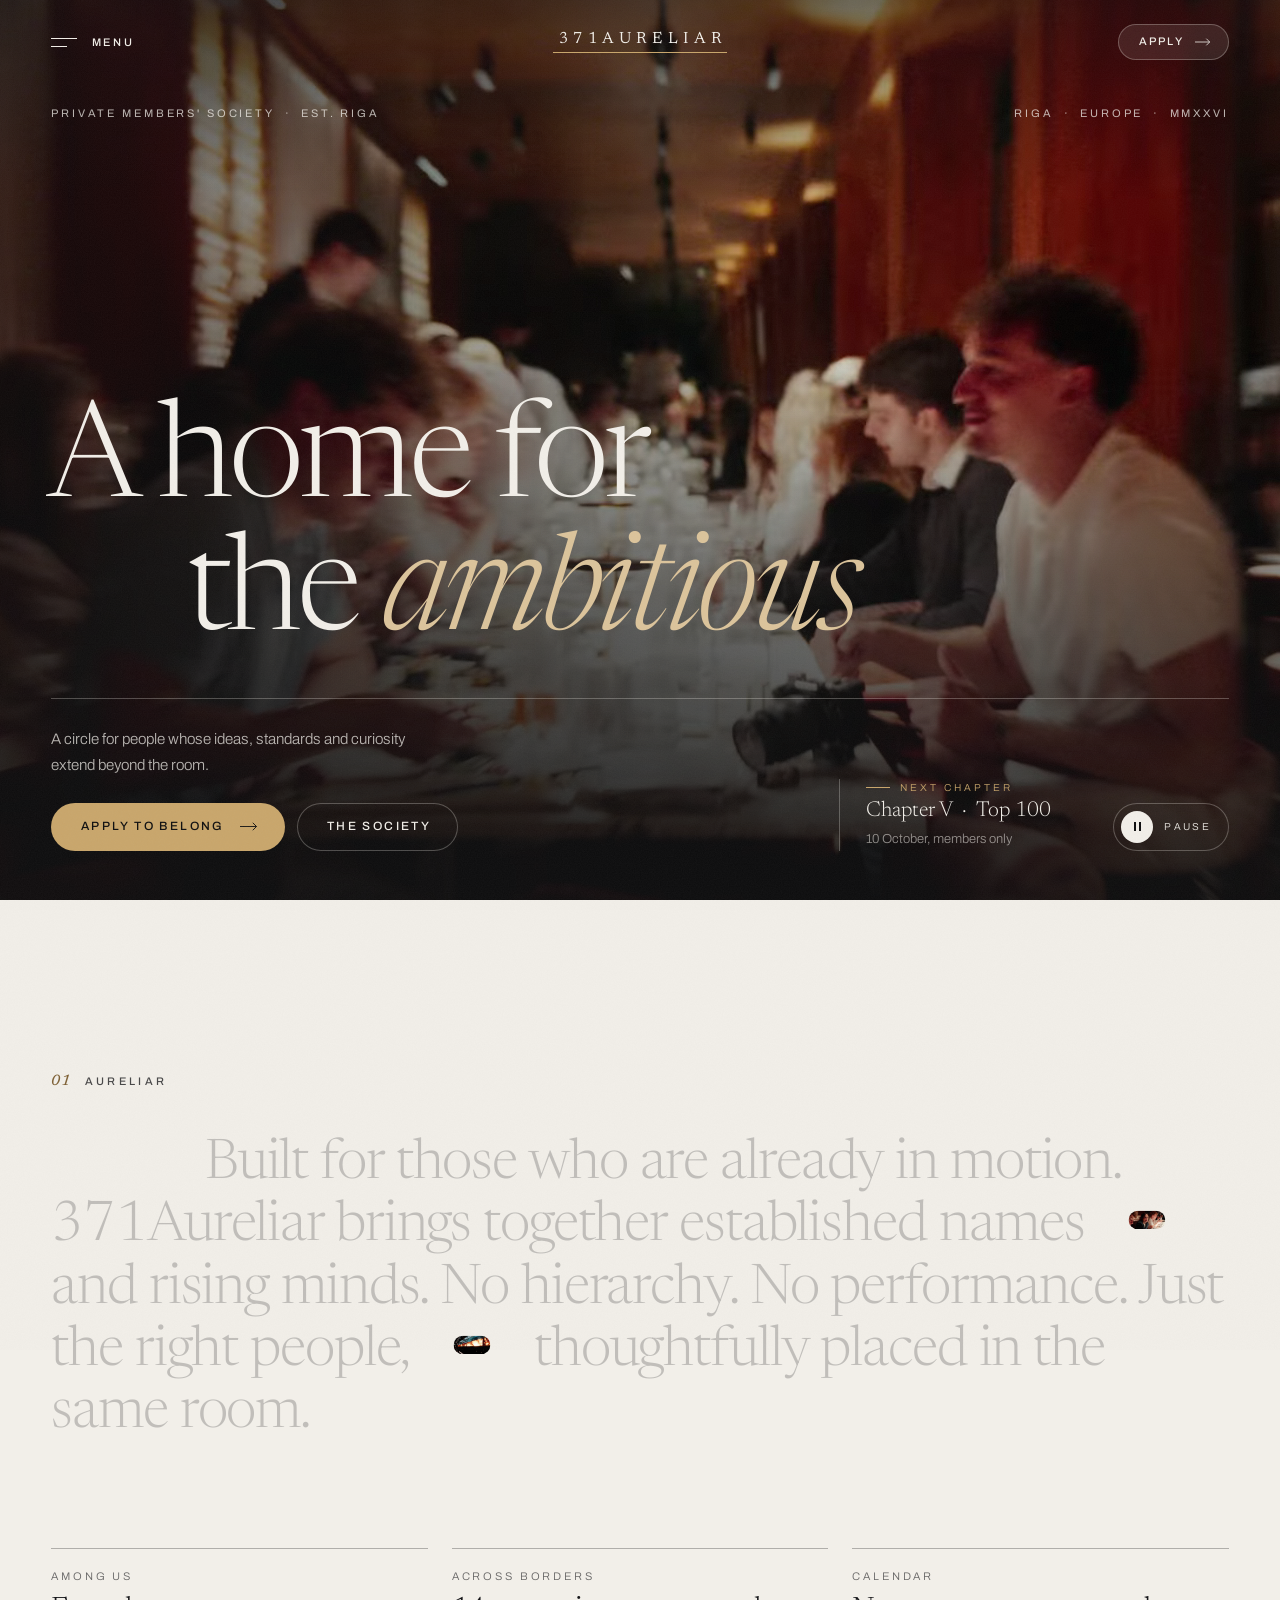
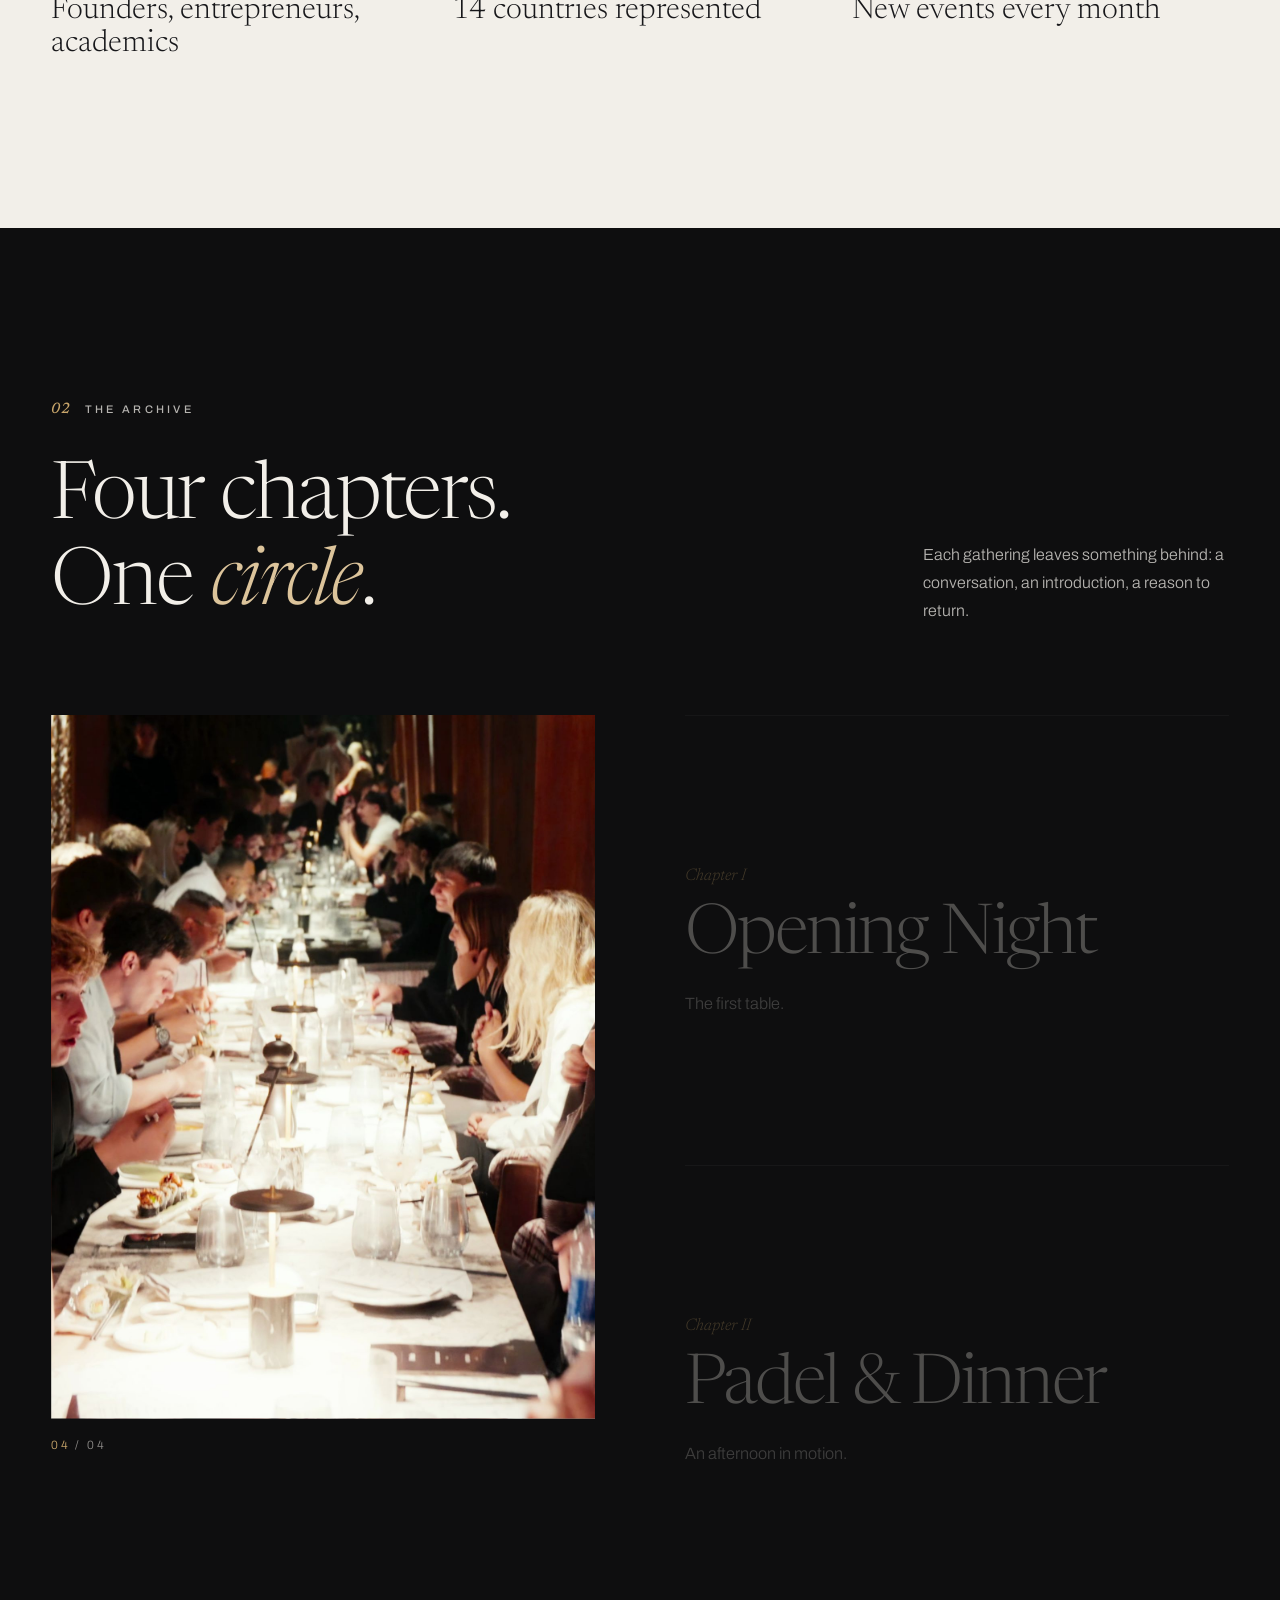
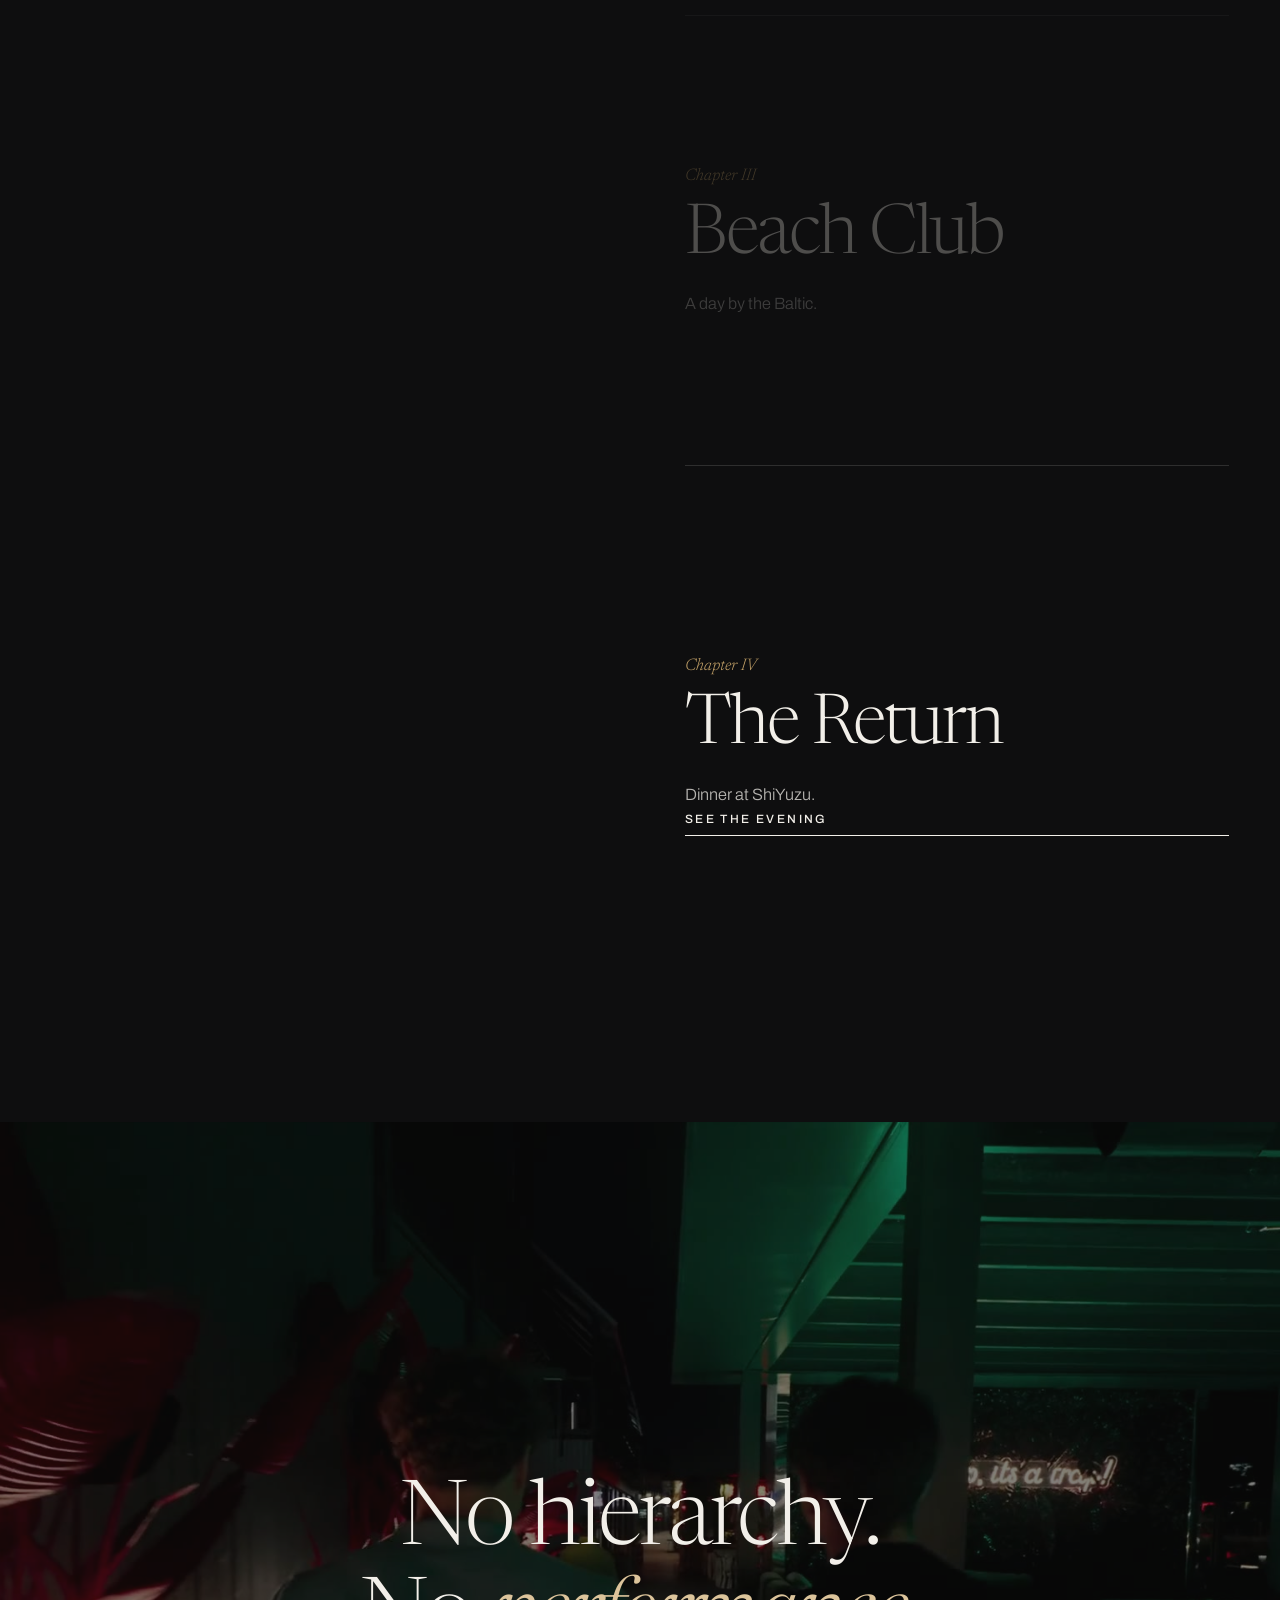
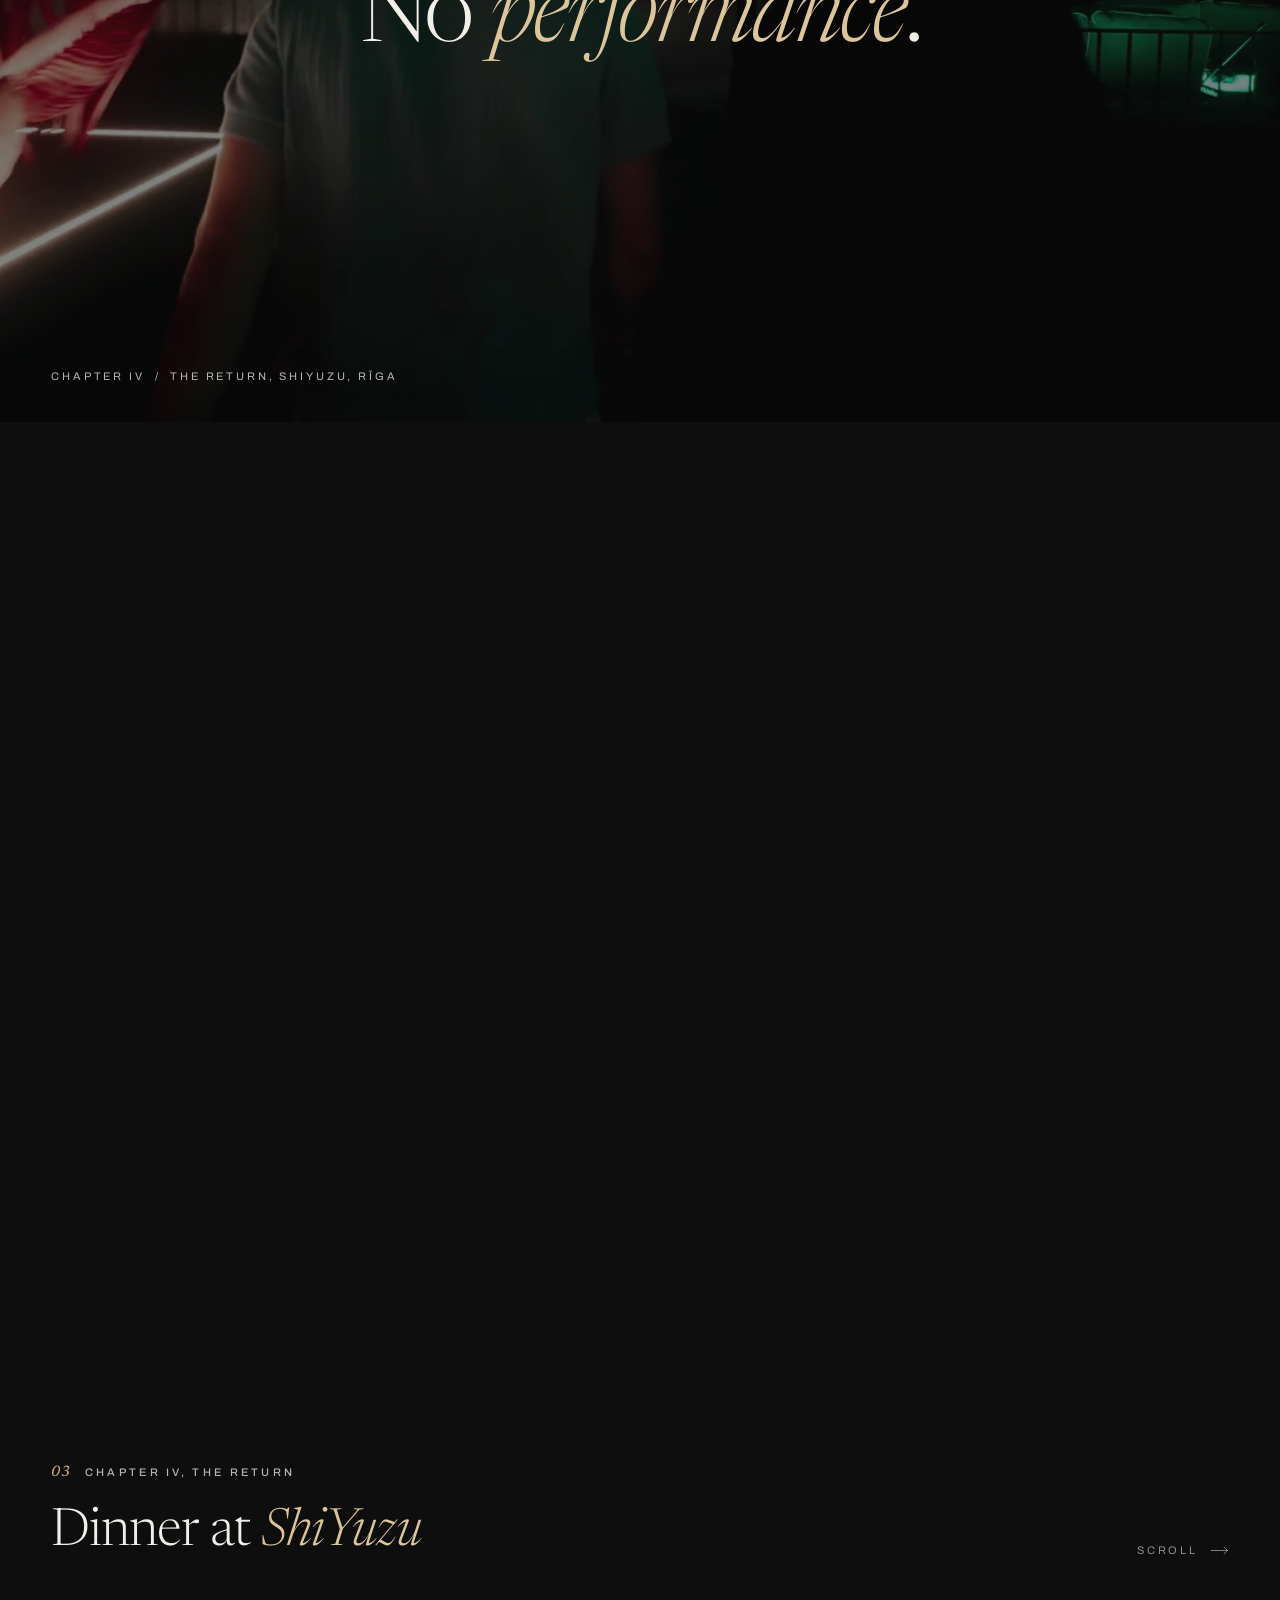
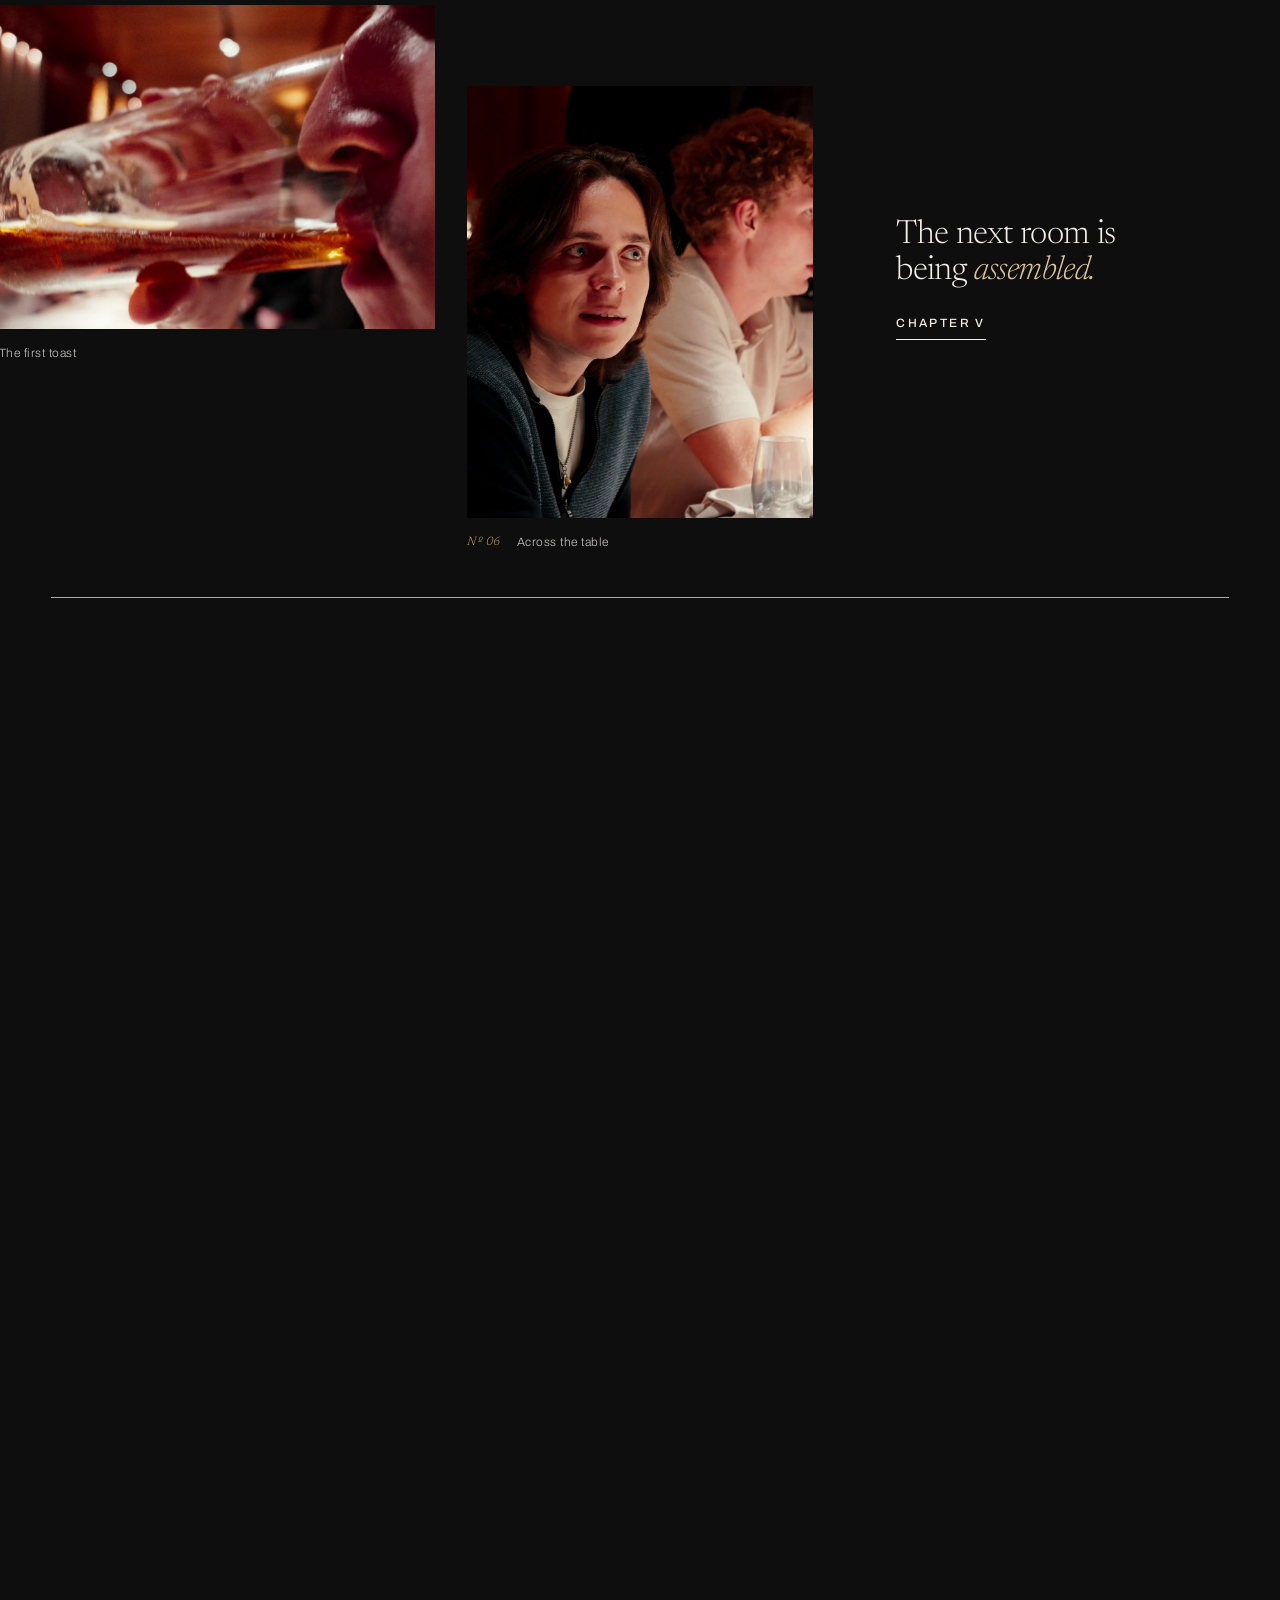
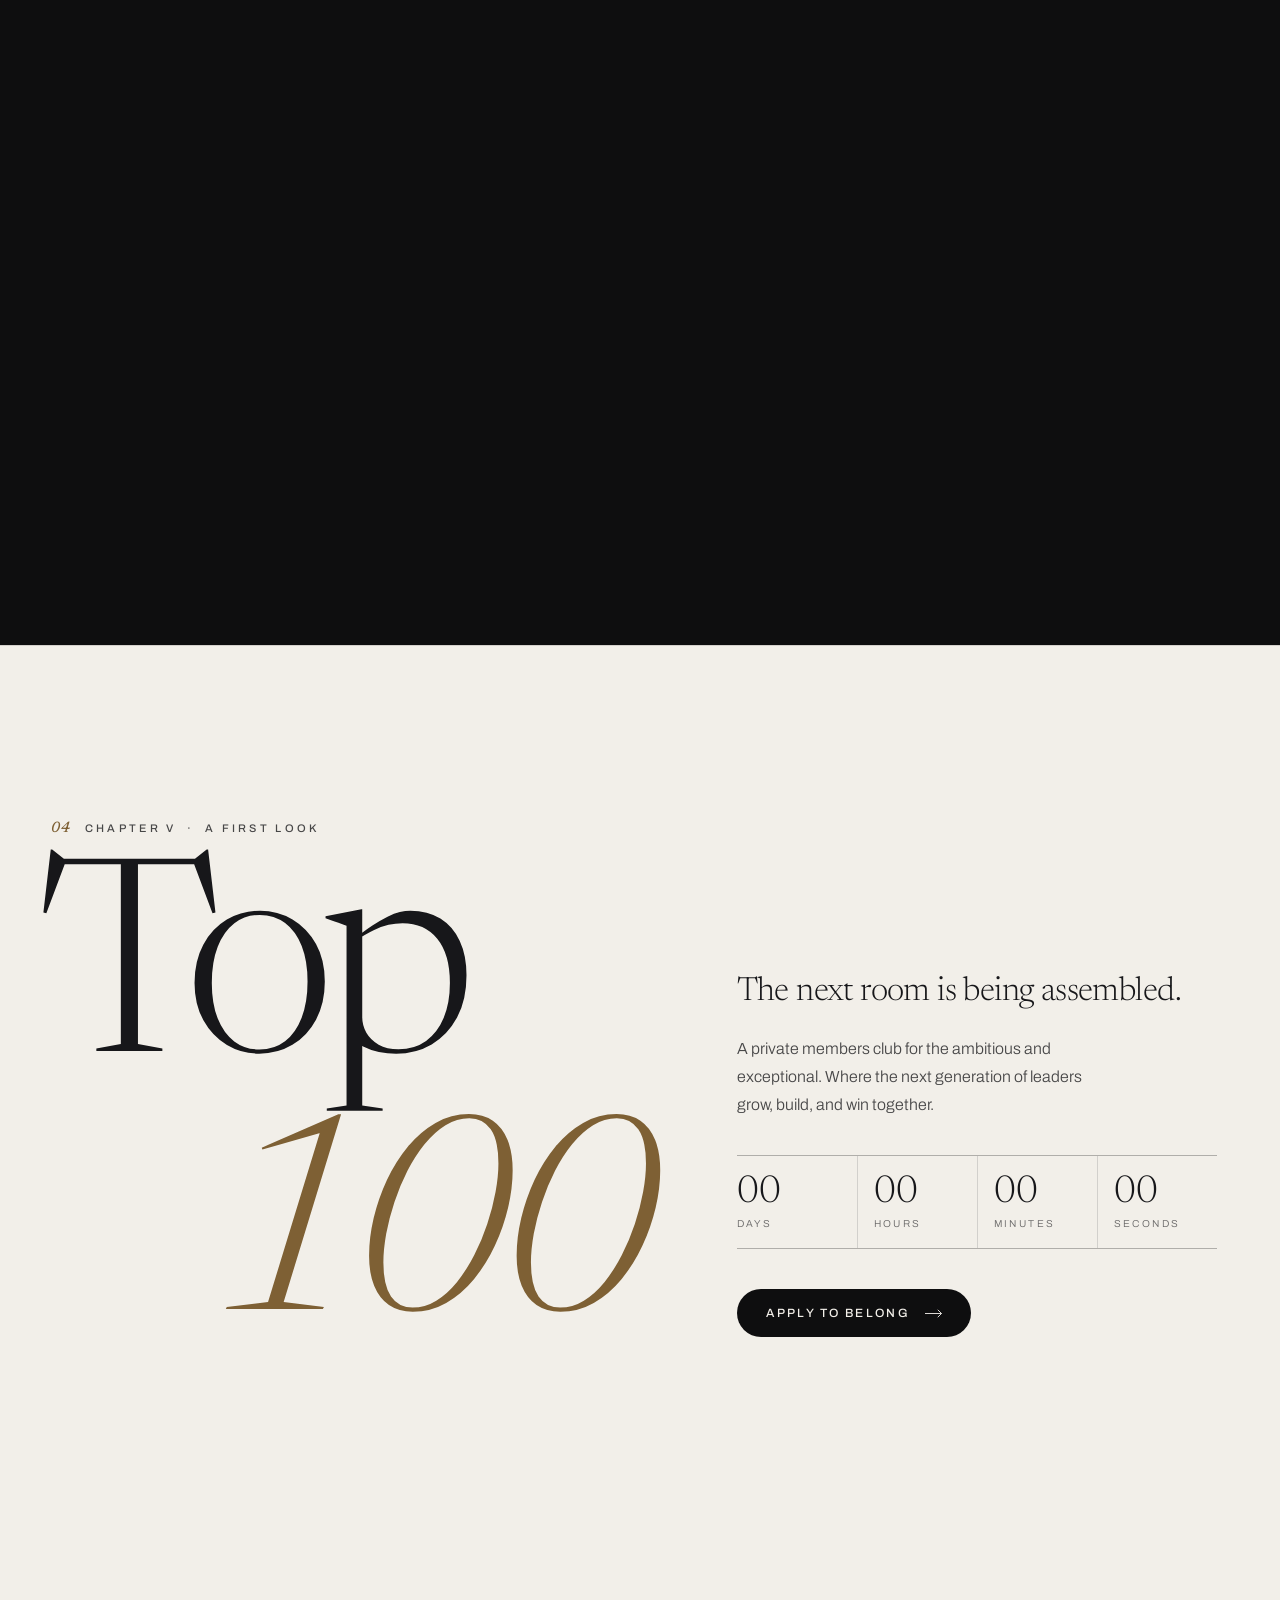
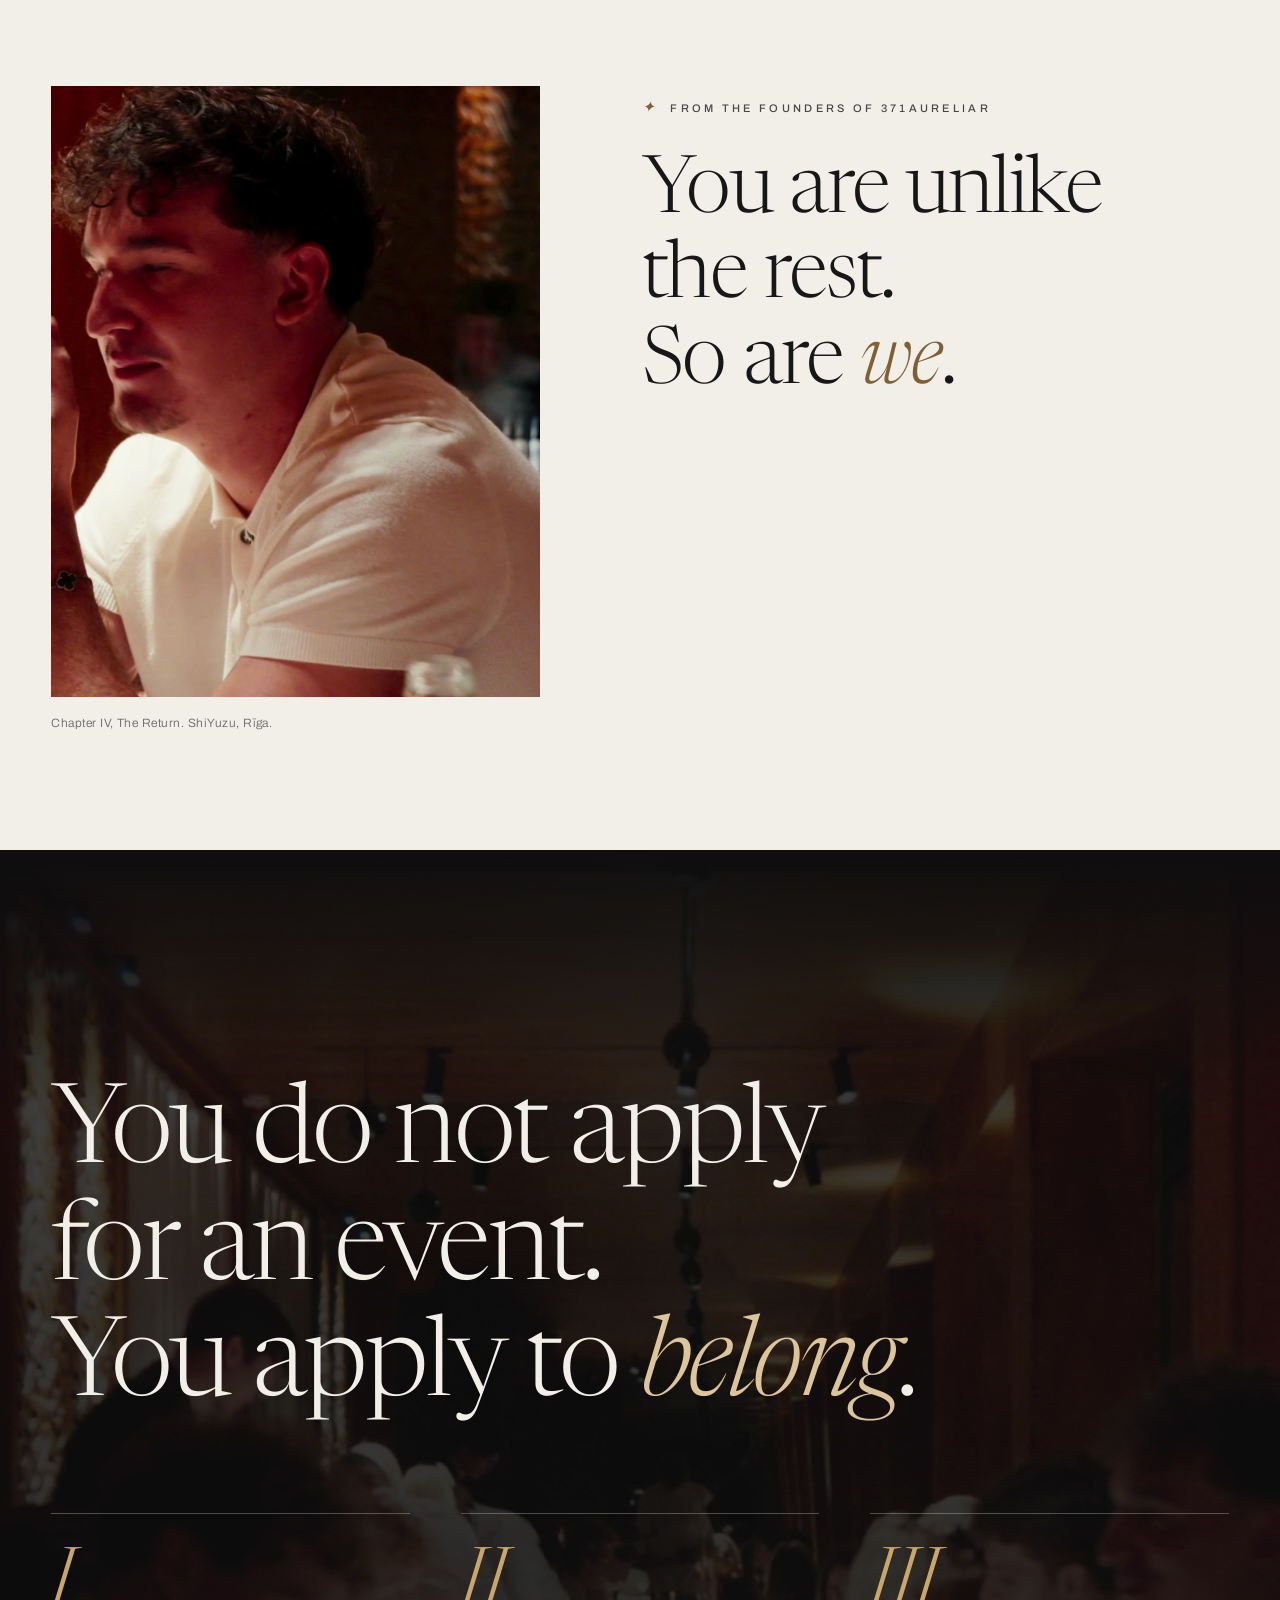
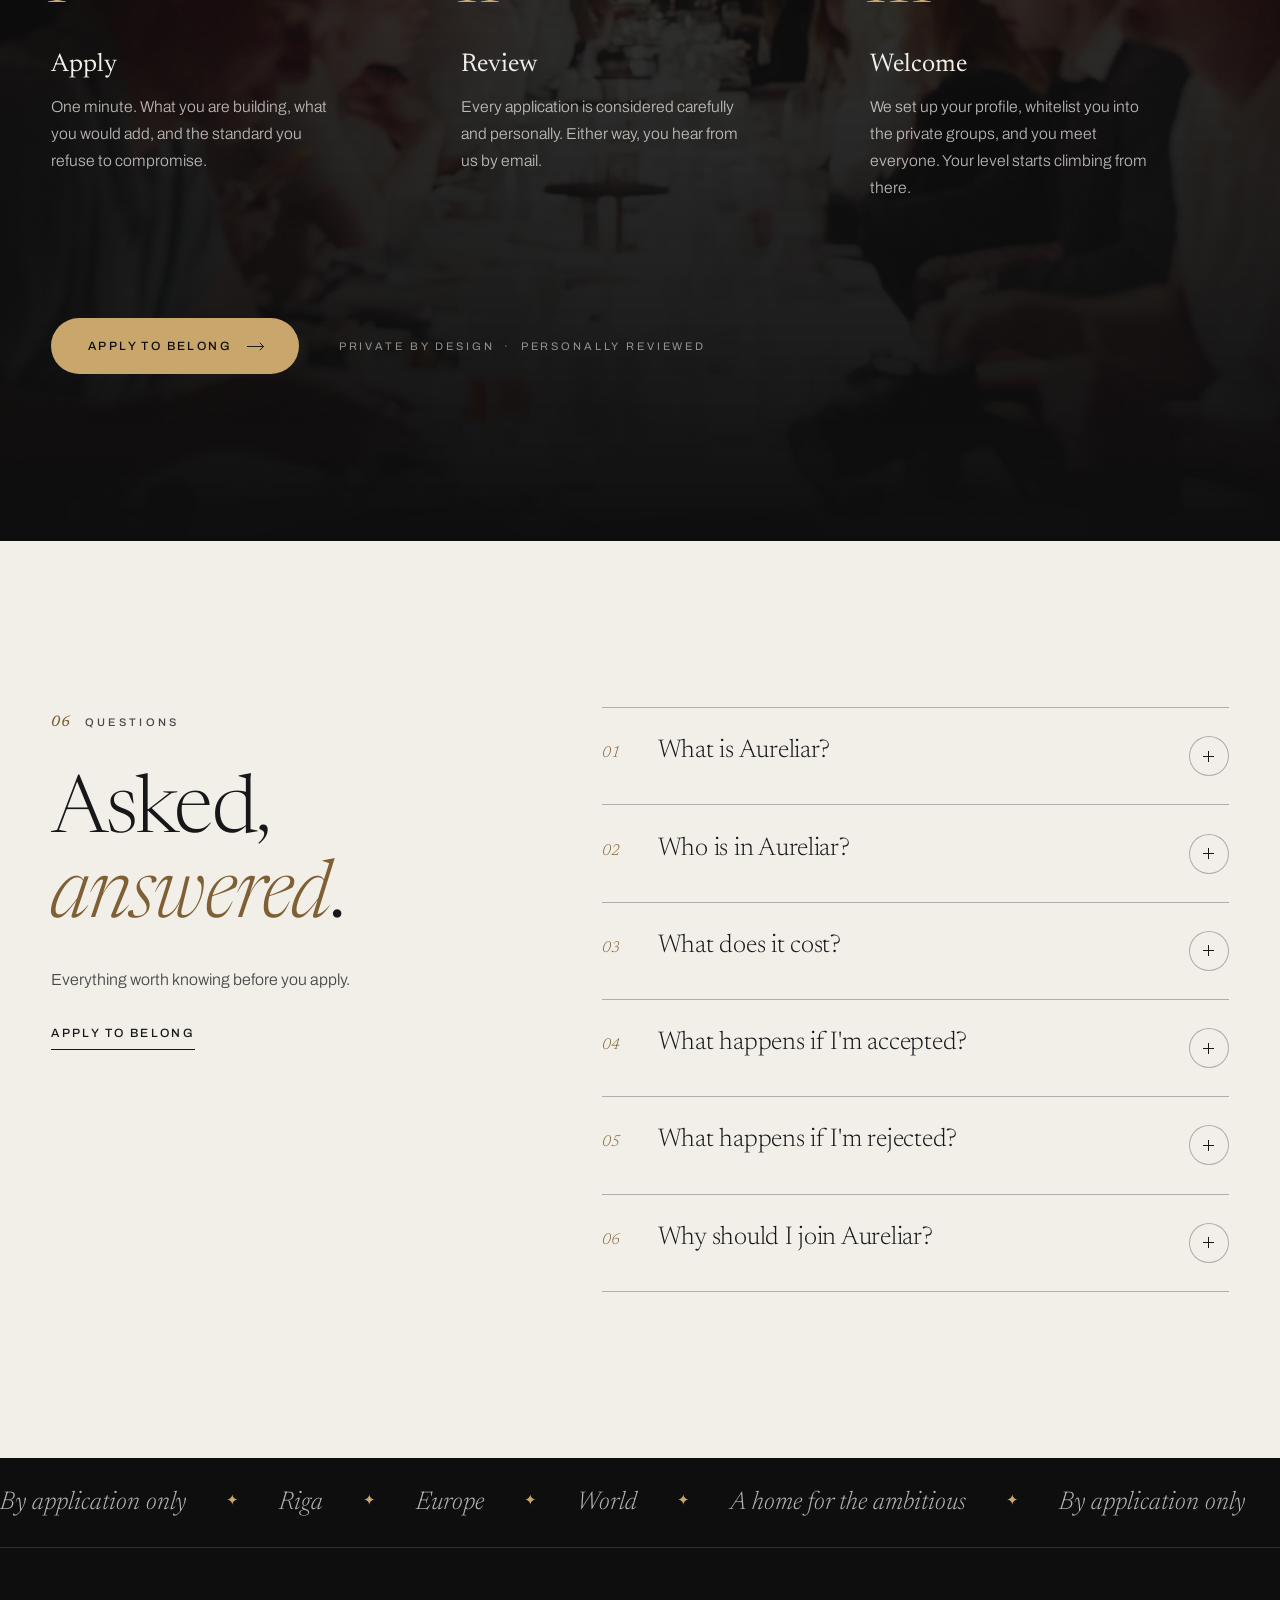
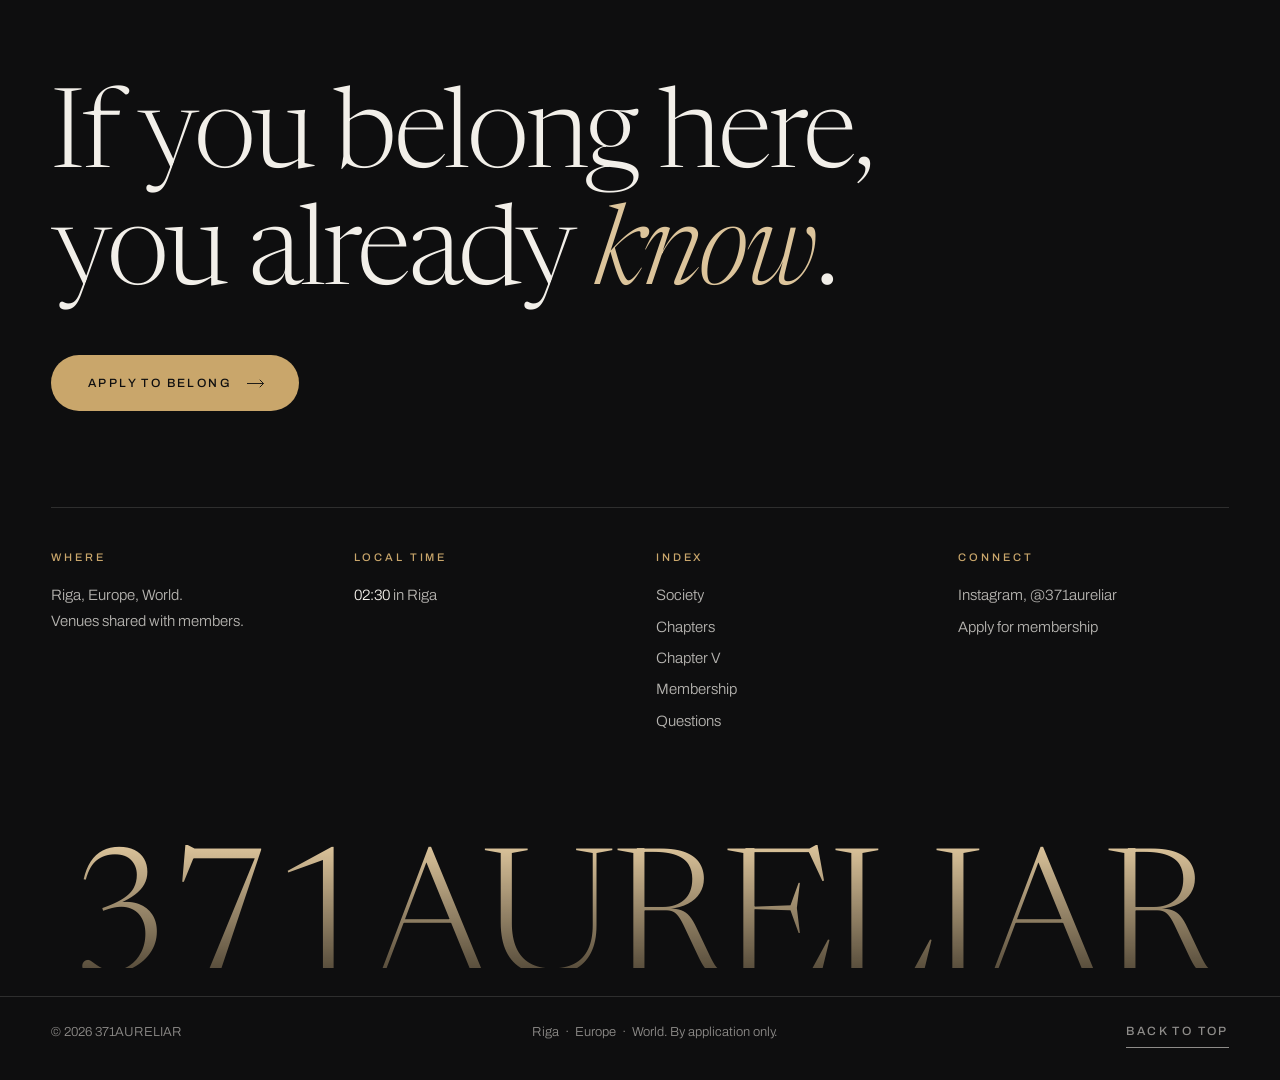
<file: index.html>
<!DOCTYPE html>
<html lang="en" class="no-js">
<head>
<meta charset="utf-8">
<meta name="viewport" content="width=device-width, initial-scale=1, viewport-fit=cover">
<title>371AURELIAR | A Home for the Ambitious | Private Members' Society, Riga</title>
<meta name="description" content="371AURELIAR is a private members' society in Riga. A circle for people whose ideas, standards and curiosity extend beyond the room. By application only.">
<meta name="theme-color" content="#0E0E0F">
<meta property="og:title" content="371AURELIAR | A Home for the Ambitious">
<meta property="og:description" content="A private members' society. Riga, Europe, MMXXVI. By application only.">
<meta property="og:type" content="website">
<meta property="og:url" content="https://aureliar.com/">
<meta property="og:image" content="https://aureliar.com/assets/img/og.jpg">
<meta name="twitter:card" content="summary_large_image">
<link rel="canonical" href="https://aureliar.com/">
<link rel="icon" href="favicon.svg" type="image/svg+xml">
<link rel="preconnect" href="https://fonts.googleapis.com">
<link rel="preconnect" href="https://fonts.gstatic.com" crossorigin>
<link href="https://fonts.googleapis.com/css2?family=Archivo:wght@300;400;500&family=Newsreader:ital,opsz,wght@0,6..72,300..500;1,6..72,300..400&display=swap" rel="stylesheet">
<link rel="preload" as="image" href="assets/img/hero-poster.jpg">
<link rel="stylesheet" href="assets/css/styles.css?v=3">
<script>document.documentElement.className='js';try{if(sessionStorage.getItem('aur-seen'))document.documentElement.classList.add('is-seen')}catch(e){}</script>
</head>

<body>

<a class="skip" href="#main">Skip to content</a>

<svg width="0" height="0" style="position:absolute" aria-hidden="true">
  <symbol id="arrow" viewBox="0 0 24 12">
    <path d="M0 6h22M17 1l5 5-5 5" fill="none" stroke="currentColor" stroke-width="1.2"/>
  </symbol>
</svg>

<!-- Intro curtain. Plays once per session, skipped under reduced motion. -->
<div class="curtain" aria-hidden="true">
  <div class="curtain__mark">
    <span class="curtain__word">371Aureliar</span>
    <span class="curtain__rule"></span>
    <span class="curtain__sub">Riga &nbsp;·&nbsp; Europe &nbsp;·&nbsp; MMXXVI</span>
  </div>
</div>

<div class="grain" aria-hidden="true"></div>

<!-- ============================================================= header -->
<header class="header" id="header">
  <div class="header__inner">
    <button class="menu-btn" id="burger" aria-label="Open menu" aria-expanded="false" aria-controls="menu">
      <span class="menu-btn__lines" aria-hidden="true"><span></span><span></span></span>
      <span class="menu-btn__label">Menu</span>
    </button>

    <a class="mark" href="index.html" aria-label="371AURELIAR home">
      <span class="mark__word">371Aureliar</span>
      <span class="mark__rule" aria-hidden="true"></span>
    </a>

    <a class="btn btn--sm btn--glass header__cta" href="apply.html">
      <span>Apply</span>
      <svg width="16" height="8" aria-hidden="true"><use href="#arrow"></use></svg>
    </a>
  </div>
</header>

<!-- ======================================================= overlay menu -->
<div class="menu" id="menu" aria-hidden="true" inert>
  <div class="menu__media" aria-hidden="true">
    <img src="assets/img/club-table.jpg" alt="" loading="lazy" data-menu-img>
  </div>
  <nav class="menu__nav" aria-label="Main">
    <ol class="menu__list">
      <li><a href="#society" data-img="assets/img/club-table.jpg"><span class="menu__no">01</span>Society</a></li>
      <li><a href="#chapters" data-img="assets/img/club-circle.jpg"><span class="menu__no">02</span>Chapters</a></li>
      <li><a href="#the-return" data-img="assets/img/moment-1.jpg"><span class="menu__no">03</span>The Return</a></li>
      <li><a href="#next" data-img="assets/img/reel-poster.jpg"><span class="menu__no">04</span>Chapter V</a></li>
      <li><a href="#membership" data-img="assets/img/ambassador.jpg"><span class="menu__no">05</span>Membership</a></li>
      <li><a href="#faq" data-img="assets/img/club-season.jpg"><span class="menu__no">06</span>Questions</a></li>
    </ol>
    <div class="menu__foot">
      <a class="btn" href="apply.html">
        <span>Apply to belong</span>
        <svg width="18" height="9" aria-hidden="true"><use href="#arrow"></use></svg>
      </a>
      <div class="menu__meta">
        <span>Riga, Europe</span>
        <a href="https://instagram.com/371aureliar" target="_blank" rel="noopener">Instagram</a>
        <span>By application only</span>
      </div>
    </div>
  </nav>
</div>

<main id="main">

  <!-- ============================================================ hero -->
  <section class="hero" aria-label="Introduction">
    <div class="hero__media" data-parallax="0.18">
      <video class="hero__video" autoplay muted loop playsinline preload="auto" poster="assets/img/hero-poster.jpg" data-video>
        <source src="assets/video/hero-720.mp4" type="video/mp4" media="(max-width: 900px)">
        <source src="assets/video/hero.webm" type="video/webm">
        <source src="assets/video/hero.mp4" type="video/mp4">
      </video>
    </div>
    <div class="hero__scrim" aria-hidden="true"></div>

    <div class="hero__top">
      <p class="meta" data-intro style="--i:1">Private members' society &nbsp;·&nbsp; Est. Riga</p>
      <p class="meta meta--right" data-intro style="--i:2">Riga &nbsp;·&nbsp; Europe &nbsp;·&nbsp; MMXXVI</p>
    </div>

    <div class="hero__body">
      <h1 class="hero__title">
        <span class="line"><span data-intro style="--i:2">A home for</span></span>
        <span class="line"><span data-intro style="--i:3">the <em>ambitious</em></span></span>
      </h1>

      <div class="hero__foot">
        <div class="hero__lede" data-intro style="--i:5">
          <p>A circle for people whose ideas, standards and curiosity extend beyond the room.</p>
          <div class="hero__ctas">
            <a class="btn" href="apply.html">
              <span>Apply to belong</span>
              <svg width="18" height="9" aria-hidden="true"><use href="#arrow"></use></svg>
            </a>
            <a class="btn btn--ghost" href="#society"><span>The society</span></a>
          </div>
        </div>

        <div class="hero__now" data-intro style="--i:6">
          <span class="hero__now-label">Next chapter</span>
          <a class="hero__now-title" href="#next">Chapter V &nbsp;·&nbsp; Top 100 <svg width="18" height="9" aria-hidden="true"><use href="#arrow"></use></svg></a>
          <span class="hero__now-sub">10 October, members only</span>
          <button class="vid-toggle" type="button" data-video-toggle aria-label="Pause film">
            <span class="vid-toggle__icon" aria-hidden="true"></span>
            <span class="vid-toggle__text">Pause</span>
          </button>
        </div>
      </div>
    </div>

  </section>

  <!-- ======================================================= 01 society -->
  <section class="idea" id="society" aria-label="The society">
    <div class="wrap">
      <div class="label reveal"><span>01</span>Aureliar</div>
      <p class="idea__text" data-words>
        Built for those who are already in motion. 371Aureliar brings together established names
        <span class="pill-img" aria-hidden="true"><img src="assets/img/pill-2.jpg" alt="" loading="lazy"></span>
        and rising minds. No hierarchy. No performance. Just the right people,
        <span class="pill-img" aria-hidden="true"><img src="assets/img/pill-3.jpg" alt="" loading="lazy"></span>
        thoughtfully placed in the same room.
      </p>

      <div class="idea__foot">
        <dl class="figures">
          <div class="reveal">
            <dt>Among us</dt>
            <dd>Founders, entrepreneurs, academics</dd>
          </div>
          <div class="reveal" style="--delay:80ms">
            <dt>Across borders</dt>
            <dd><span data-count="14">14</span> countries represented</dd>
          </div>
          <div class="reveal" style="--delay:160ms">
            <dt>Calendar</dt>
            <dd>New events every month</dd>
          </div>
        </dl>
      </div>
    </div>
  </section>

  <!-- ====================================================== 02 chapters -->
  <section class="club" id="chapters" aria-label="Chapters">
    <div class="wrap">
      <header class="sec-head sec-head--row">
        <div>
          <div class="label reveal"><span>02</span>The archive</div>
          <h2 class="display display--l split-lines">
            <span class="line"><span>Four chapters.</span></span>
            <span class="line"><span>One <em>circle</em>.</span></span>
          </h2>
        </div>
        <p class="lede reveal">Each gathering leaves something behind: a conversation, an introduction, a reason to return.</p>
      </header>

      <div class="club__grid">
        <div class="club__stage" aria-hidden="true">
          <div class="club__frame">
            <img class="is-active" src="assets/img/club-circle.jpg" alt="" data-stage="0">
            <img src="assets/img/club-court.jpg" alt="" loading="lazy" data-stage="1">
            <img src="assets/img/club-season.jpg" alt="" loading="lazy" data-stage="2">
            <img src="assets/img/club-table.jpg" alt="" loading="lazy" data-stage="3">
          </div>
          <div class="club__count"><span data-stage-no>01</span> / 04</div>
        </div>

        <ol class="club__list">
          <li class="pillar" data-pillar="0">
            <figure class="pillar__img"><img src="assets/img/club-circle.jpg" alt="Members greeting each other under a floral arch" loading="lazy"></figure>
            <span class="pillar__no">Chapter I</span>
            <h3 class="pillar__title">Opening Night</h3>
            <p>The first table.</p>
          </li>
          <li class="pillar" data-pillar="1">
            <figure class="pillar__img"><img src="assets/img/club-court.jpg" alt="Members sharing a laugh at the table" loading="lazy"></figure>
            <span class="pillar__no">Chapter II</span>
            <h3 class="pillar__title">Padel &amp; Dinner</h3>
            <p>An afternoon in motion.</p>
          </li>
          <li class="pillar" data-pillar="2">
            <figure class="pillar__img"><img src="assets/img/club-season.jpg" alt="Two members laughing outside at night" loading="lazy"></figure>
            <span class="pillar__no">Chapter III</span>
            <h3 class="pillar__title">Beach Club</h3>
            <p>A day by the Baltic.</p>
          </li>
          <li class="pillar" data-pillar="3">
            <figure class="pillar__img"><img src="assets/img/club-table.jpg" alt="Guests along the long table at ShiYuzu" loading="lazy"></figure>
            <span class="pillar__no">Chapter IV</span>
            <h3 class="pillar__title">The Return</h3>
            <p>Dinner at ShiYuzu.</p>
            <a class="textlink" href="#the-return">See the evening</a>
          </li>
        </ol>
      </div>
    </div>
  </section>

  <!-- ============================================================ film -->
  <section class="film" id="film" aria-label="Film from The Return">
    <div class="film__sticky">
      <div class="film__frame" data-film>
        <video muted loop playsinline preload="none" poster="assets/img/reel-poster.jpg" data-video data-lazy-video>
          <source data-src="assets/video/reel.mp4" type="video/mp4">
        </video>
        <div class="film__scrim" aria-hidden="true"></div>
      </div>
      <blockquote class="film__quote">
        <span class="line"><span>No hierarchy.</span></span>
        <span class="line"><span>No <em>performance</em>.</span></span>
      </blockquote>
      <p class="film__cap meta">Chapter IV &nbsp;/&nbsp; The Return, ShiYuzu, Rīga</p>
    </div>
  </section>

  <!-- ===================================================== 03 the return -->
  <section class="moments" id="the-return" aria-label="Chapter IV, The Return">
    <div class="moments__pin">
      <div class="moments__head wrap">
        <div class="label reveal"><span>03</span>Chapter IV, The Return</div>
        <h2 class="display display--m reveal">Dinner at <em>ShiYuzu</em></h2>
        <p class="moments__hint meta" aria-hidden="true">Scroll <svg width="18" height="9"><use href="#arrow"></use></svg></p>
      </div>

      <div class="moments__track" data-htrack tabindex="0" role="group" aria-label="Photographs from The Return">
        <figure class="shot shot--tall">
          <div class="shot__img"><img src="assets/img/moment-6.jpg" alt="The venue's glass front, lit at night" loading="lazy"></div>
          <figcaption><span>Nº 01</span>Arrival</figcaption>
        </figure>
        <figure class="shot shot--wide shot--low">
          <div class="shot__img"><img src="assets/img/moment-2.jpg" alt="The glowing onyx bar" loading="lazy"></div>
          <figcaption><span>Nº 02</span>The onyx bar</figcaption>
        </figure>
        <figure class="shot shot--small">
          <div class="shot__img"><img src="assets/img/moment-4.jpg" alt="A chef rolling sushi by hand" loading="lazy"></div>
          <figcaption><span>Nº 03</span>By hand</figcaption>
        </figure>
        <figure class="shot shot--tall shot--high">
          <div class="shot__img"><img src="assets/img/moment-1.jpg" alt="Tataki and tartare served on marble, a ShiYuzu menu beside it" loading="lazy"></div>
          <figcaption><span>Nº 04</span>The table is set</figcaption>
        </figure>
        <figure class="shot shot--wide">
          <div class="shot__img"><img src="assets/img/moment-5.jpg" alt="A guest raising a glass" loading="lazy"></div>
          <figcaption><span>Nº 05</span>The first toast</figcaption>
        </figure>
        <figure class="shot shot--tall shot--low">
          <div class="shot__img"><img src="assets/img/moment-3.jpg" alt="Two guests deep in conversation across the table" loading="lazy"></div>
          <figcaption><span>Nº 06</span>Across the table</figcaption>
        </figure>
        <div class="shot shot--end">
          <p class="display display--s">The next room is<br>being <em>assembled.</em></p>
          <a class="textlink" href="#next">Chapter V</a>
        </div>
      </div>

      <div class="moments__progress" aria-hidden="true"><span data-hprogress></span></div>
    </div>
  </section>

  <!-- ====================================================== 04 chapter v -->
  <section class="next" id="next" aria-label="Chapter V">
    <div class="wrap next__grid">
      <div class="next__main">
        <div class="label reveal"><span>04</span>Chapter V &nbsp;·&nbsp; A first look</div>
        <h2 class="next__title split-lines">
          <span class="line"><span>Top</span></span>
          <span class="line"><span><em>100</em></span></span>
        </h2>
      </div>

      <div class="next__side">
        <p class="next__date reveal">10 October &nbsp;·&nbsp; Members only</p>
        <h3 class="display display--s reveal">The next room is being assembled.</h3>
        <p class="lede reveal">A private members club for the ambitious and exceptional. Where the next generation of leaders grow, build, and win together.</p>

        <div class="countdown reveal" data-countdown="2026-10-10T19:00:00+03:00" aria-label="Time until Chapter V">
          <div><span data-cd="d">00</span><small>Days</small></div>
          <div><span data-cd="h">00</span><small>Hours</small></div>
          <div><span data-cd="m">00</span><small>Minutes</small></div>
          <div><span data-cd="s">00</span><small>Seconds</small></div>
        </div>

        <a class="btn btn--dark reveal" href="apply.html">
          <span>Apply to belong</span>
          <svg width="18" height="9" aria-hidden="true"><use href="#arrow"></use></svg>
        </a>
      </div>
    </div>
  </section>

  <!-- ===================================================== the founders -->
  <section class="intro" aria-label="From the founders">
    <div class="wrap intro__grid">
      <figure class="intro__figure reveal">
        <div class="intro__img" data-parallax-inner>
          <img src="assets/img/ambassador.jpg" alt="A member at the table during The Return" loading="lazy">
        </div>
        <figcaption class="cap">Chapter IV, The Return. ShiYuzu, Rīga.</figcaption>
      </figure>

      <div class="intro__body">
        <p class="label reveal"><span>✦</span>From the founders of 371Aureliar</p>
        <h2 class="display display--l split-lines">
          <span class="line"><span>You are unlike</span></span>
          <span class="line"><span>the rest.</span></span>
          <span class="line"><span>So are <em>we</em>.</span></span>
        </h2>
        <div class="letter reveal">
          <p>In a world full of posturing, we only care about what is real. It doesn't matter if you are making your first $10k or your 50th million.</p>
          <p>What you get is an honest, zero-shortcut environment designed to force you to grow. A serious beginner who is actually doing the work belongs here more than a millionaire fraud.</p>
          <p>This club exists to keep you in check and build something permanent. You either fit the standard, or you don't.</p>
        </div>
      </div>
    </div>
  </section>

  <!-- ====================================================== 05 membership -->
  <section class="membership" id="membership" aria-label="Membership">
    <div class="membership__bg" aria-hidden="true" data-parallax="0.12">
      <img src="assets/img/wide.jpg" alt="" loading="lazy">
    </div>
    <div class="membership__scrim" aria-hidden="true"></div>

    <div class="wrap membership__inner">
      <header class="sec-head">
        <div class="label reveal"><span>05</span>Membership</div>
        <h2 class="display display--xl split-lines">
          <span class="line"><span>You do not apply</span></span>
          <span class="line"><span>for an event.</span></span>
          <span class="line"><span>You apply to <em>belong</em>.</span></span>
        </h2>
      </header>

      <ol class="steps">
        <li class="step reveal">
          <span class="step__no">I</span>
          <h3>Apply</h3>
          <p>One minute. What you are building, what you would add, and the standard you refuse to compromise.</p>
        </li>
        <li class="step reveal" style="--delay:100ms">
          <span class="step__no">II</span>
          <h3>Review</h3>
          <p>Every application is considered carefully and personally. Either way, you hear from us by email.</p>
        </li>
        <li class="step reveal" style="--delay:200ms">
          <span class="step__no">III</span>
          <h3>Welcome</h3>
          <p>We set up your profile, whitelist you into the private groups, and you meet everyone. Your level starts climbing from there.</p>
        </li>
      </ol>

      <div class="membership__cta reveal">
        <a class="btn btn--lg" href="apply.html">
          <span>Apply to belong</span>
          <svg width="18" height="9" aria-hidden="true"><use href="#arrow"></use></svg>
        </a>
        <p class="meta">Private by design &nbsp;·&nbsp; Personally reviewed</p>
      </div>
    </div>
  </section>

  <!-- ============================================================ 06 faq -->
  <section class="faq" id="faq" aria-label="Questions">
    <div class="wrap faq__grid">
      <header class="faq__head">
        <div class="label reveal"><span>06</span>Questions</div>
        <h2 class="display display--l split-lines">
          <span class="line"><span>Asked,</span></span>
          <span class="line"><span><em>answered</em>.</span></span>
        </h2>
        <p class="lede reveal">Everything worth knowing before you apply.</p>
        <a class="textlink reveal" href="apply.html">Apply to belong</a>
      </header>

      <div class="qas">
        <details class="qa reveal">
          <summary><span class="qa__no">01</span><span class="qa__q">What is Aureliar?</span><span class="qa__sign" aria-hidden="true"></span></summary>
          <div class="qa__a"><div><p>Aureliar is a private society for founders who refuse to live an average life. We don't just gather, we build: partnerships, deals, and a standard that pulls everyone up.</p></div></div>
        </details>
        <details class="qa reveal">
          <summary><span class="qa__no">02</span><span class="qa__q">Who is in Aureliar?</span><span class="qa__sign" aria-hidden="true"></span></summary>
          <div class="qa__a"><div><p>Founders, mostly. Ecommerce, agencies, SaaS, creators, models, and everything around them. What they share is one thing: ambition.</p></div></div>
        </details>
        <details class="qa reveal">
          <summary><span class="qa__no">03</span><span class="qa__q">What does it cost?</span><span class="qa__sign" aria-hidden="true"></span></summary>
          <div class="qa__a"><div><p>Nothing. For now.</p></div></div>
        </details>
        <details class="qa reveal">
          <summary><span class="qa__no">04</span><span class="qa__q">What happens if I'm accepted?</span><span class="qa__sign" aria-hidden="true"></span></summary>
          <div class="qa__a"><div><p>You'll receive an email. After that, we set up your profile, you're whitelisted into the private groups and you meet everyone. Your level starts climbing from there.</p></div></div>
        </details>
        <details class="qa reveal">
          <summary><span class="qa__no">05</span><span class="qa__q">What happens if I'm rejected?</span><span class="qa__sign" aria-hidden="true"></span></summary>
          <div class="qa__a"><div><p>You'll hear from us by email. Most no's come down to timing, when we're near capacity, or an application that didn't show enough yet. Wait a few months, work and apply again.</p></div></div>
        </details>
        <details class="qa reveal">
          <summary><span class="qa__no">06</span><span class="qa__q">Why should I join Aureliar?</span><span class="qa__sign" aria-hidden="true"></span></summary>
          <div class="qa__a"><div><p>We aren't here to convince you. If you belong here, you already know it.</p></div></div>
        </details>
      </div>
    </div>
  </section>

</main>

<!-- ============================================================= footer -->
<footer class="footer" id="contact">
  <div class="marquee" aria-hidden="true">
    <div class="marquee__track">
      <span>By application only</span><i>✦</i><span>Riga</span><i>✦</i><span>Europe</span><i>✦</i><span>World</span><i>✦</i><span>A home for the ambitious</span><i>✦</i>
      <span>By application only</span><i>✦</i><span>Riga</span><i>✦</i><span>Europe</span><i>✦</i><span>World</span><i>✦</i><span>A home for the ambitious</span><i>✦</i>
    </div>
  </div>

  <div class="wrap">
    <div class="footer__cta">
      <h2 class="display display--xl split-lines">
        <span class="line"><span>If you belong here,</span></span>
        <span class="line"><span>you already <em>know</em>.</span></span>
      </h2>
      <a class="btn btn--lg reveal" href="apply.html">
        <span>Apply to belong</span>
        <svg width="18" height="9" aria-hidden="true"><use href="#arrow"></use></svg>
      </a>
    </div>

    <div class="footer__grid">
      <div>
        <h4>Where</h4>
        <p>Riga, Europe, World.<br>Venues shared with members.</p>
      </div>
      <div>
        <h4>Local time</h4>
        <p><span data-clock>--:--</span> in Riga</p>
      </div>
      <div>
        <h4>Index</h4>
        <ul>
          <li><a href="#society">Society</a></li>
          <li><a href="#chapters">Chapters</a></li>
          <li><a href="#next">Chapter V</a></li>
          <li><a href="#membership">Membership</a></li>
          <li><a href="#faq">Questions</a></li>
        </ul>
      </div>
      <div>
        <h4>Connect</h4>
        <ul>
          <li><a href="https://instagram.com/371aureliar" target="_blank" rel="noopener">Instagram, @371aureliar</a></li>
          <li><a href="apply.html">Apply for membership</a></li>
        </ul>
      </div>
    </div>
  </div>

  <div class="footer__word" aria-hidden="true">
    <span>371Aureliar</span>
  </div>

  <div class="wrap footer__bottom">
    <p>&copy; <span data-year>2026</span> 371AURELIAR</p>
    <p>Riga &nbsp;·&nbsp; Europe &nbsp;·&nbsp; World. By application only.</p>
    <a href="#main" class="textlink textlink--quiet">Back to top</a>
  </div>
</footer>

<script src="assets/js/vendor/lenis.min.js" defer></script>
<script src="assets/js/main.js?v=3" defer></script>
</body>
</html>
</file>
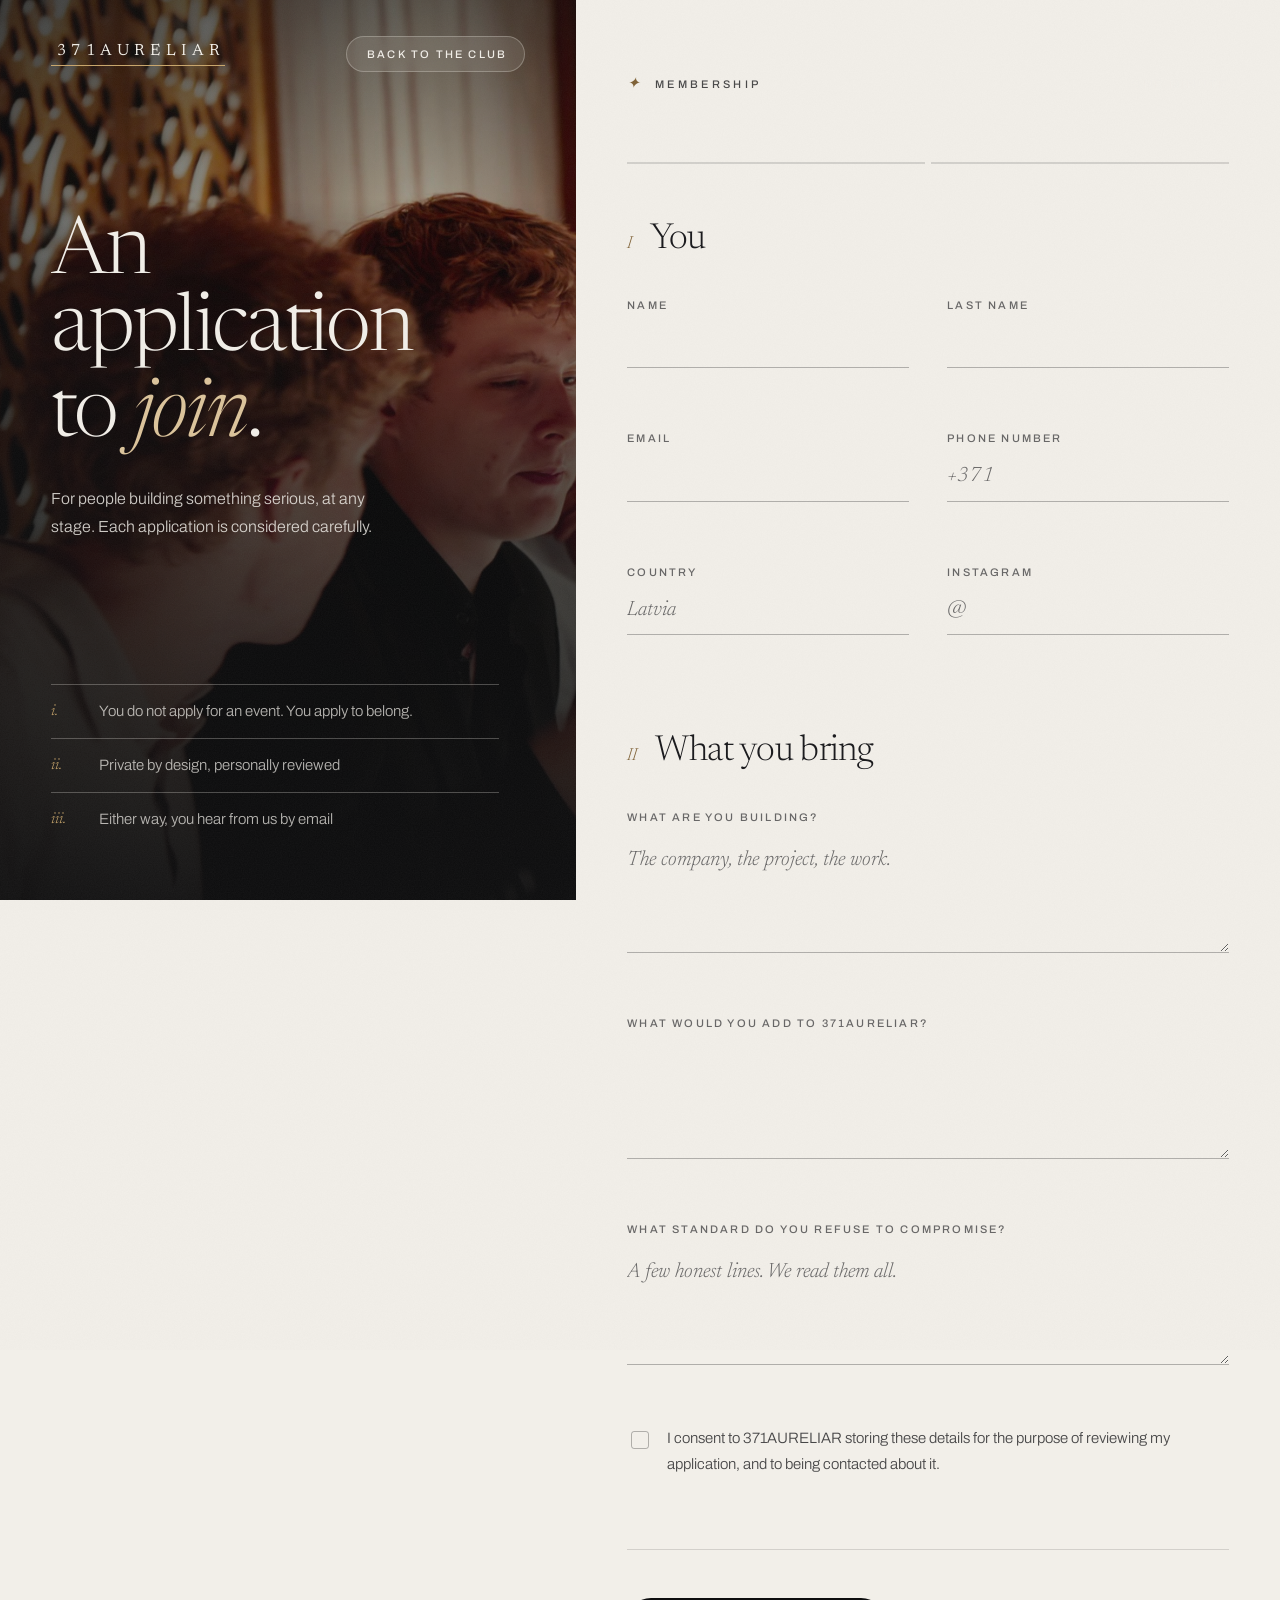
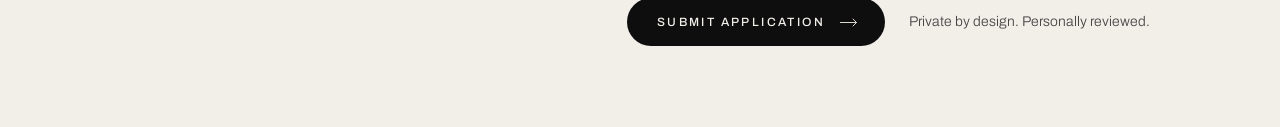
<file: apply.html>
<!DOCTYPE html>
<html lang="en">
<head>
<meta charset="utf-8">
<meta name="viewport" content="width=device-width, initial-scale=1">
<title>Apply for Membership | 371AURELIAR</title>
<meta name="description" content="Apply for membership of 371AURELIAR, a private members' society in Riga. By application only, personally reviewed.">
<meta name="theme-color" content="#0E0E0F">
<meta name="robots" content="noindex">
<link rel="icon" href="favicon.svg" type="image/svg+xml">
<link rel="preconnect" href="https://fonts.googleapis.com">
<link rel="preconnect" href="https://fonts.gstatic.com" crossorigin>
<link href="https://fonts.googleapis.com/css2?family=Archivo:wght@300;400;500&family=Newsreader:ital,opsz,wght@0,6..72,300..500;1,6..72,300..400&display=swap" rel="stylesheet">
<link rel="stylesheet" href="assets/css/styles.css?v=3">
<script>document.documentElement.className='js is-seen'</script>
</head>

<body>

<a class="skip" href="#apply-form">Skip to the form</a>

<div class="curtain" aria-hidden="true"></div>
<div class="grain" aria-hidden="true"></div>

<svg width="0" height="0" style="position:absolute" aria-hidden="true">
  <symbol id="arrow" viewBox="0 0 24 12">
    <path d="M0 6h22M17 1l5 5-5 5" fill="none" stroke="currentColor" stroke-width="1.2"/>
  </symbol>
</svg>

<main class="apply" id="main">

  <!-- ------------------------------------------------------------ aside -->
  <aside class="apply__aside">
    <div class="apply__media" aria-hidden="true">
      <img src="assets/img/apply.jpg" alt="">
    </div>
    <div class="apply__scrim" aria-hidden="true"></div>

    <div class="apply__top">
      <a class="mark" href="index.html" aria-label="371AURELIAR home">
        <span class="mark__word">371Aureliar</span>
        <span class="mark__rule" aria-hidden="true"></span>
      </a>
      <a class="btn btn--sm btn--glass" href="index.html"><span>Back to the club</span></a>
    </div>

    <div>
      <h1 class="display display--l">
        <span class="line"><span data-intro style="--i:1">An application</span></span>
        <span class="line"><span data-intro style="--i:2">to <em>join</em>.</span></span>
      </h1>
      <p class="lede" data-intro style="--i:4; margin-top:1.75rem; max-width:36ch">
        For people building something serious, at any stage. Each application is
        considered carefully.
      </p>
    </div>

    <ul class="apply__points" data-intro style="--i:5">
      <li><span>i.</span>You do not apply for an event. You apply to belong.</li>
      <li><span>ii.</span>Private by design, personally reviewed</li>
      <li><span>iii.</span>Either way, you hear from us by email</li>
    </ul>
  </aside>

  <!-- ------------------------------------------------------------- form -->
  <div class="apply__main">

    <div class="apply__head">
      <p class="label"><span>✦</span>Membership</p>
      <p class="meta">One minute</p>
    </div>

    <div class="progress-steps" aria-hidden="true"><span></span><span></span></div>

    <form class="form" id="apply-form" novalidate>

      <fieldset class="fieldset">
        <div class="fieldset__head"><span>I</span><h2>You</h2></div>
        <div class="grid-2">
          <div class="field">
            <label for="firstName">Name</label>
            <input id="firstName" name="firstName" type="text" autocomplete="given-name" required>
            <span class="field__error" data-error></span>
          </div>
          <div class="field">
            <label for="lastName">Last name</label>
            <input id="lastName" name="lastName" type="text" autocomplete="family-name" required>
            <span class="field__error" data-error></span>
          </div>
          <div class="field">
            <label for="email">Email</label>
            <input id="email" name="email" type="email" autocomplete="email" required>
            <span class="field__error" data-error></span>
          </div>
          <div class="field">
            <label for="phone">Phone number</label>
            <input id="phone" name="phone" type="tel" autocomplete="tel" placeholder="+371" required>
            <span class="field__error" data-error></span>
          </div>
          <div class="field">
            <label for="country">Country</label>
            <input id="country" name="country" type="text" autocomplete="country-name" placeholder="Latvia" required>
            <span class="field__error" data-error></span>
          </div>
          <div class="field">
            <label for="instagram">Instagram</label>
            <input id="instagram" name="instagram" type="text" placeholder="@" required>
            <span class="field__error" data-error></span>
          </div>
        </div>
      </fieldset>

      <fieldset class="fieldset">
        <div class="fieldset__head"><span>II</span><h2>What you bring</h2></div>
        <div class="grid-2">
          <div class="field field--full">
            <label for="building">What are you building?</label>
            <textarea id="building" name="building" rows="3" placeholder="The company, the project, the work." required></textarea>
            <span class="field__error" data-error></span>
          </div>
          <div class="field field--full">
            <label for="contribution">What would you add to 371Aureliar?</label>
            <textarea id="contribution" name="contribution" rows="3" required></textarea>
            <span class="field__error" data-error></span>
          </div>
          <div class="field field--full">
            <label for="characterAnswer">What standard do you refuse to compromise?</label>
            <textarea id="characterAnswer" name="characterAnswer" rows="3" placeholder="A few honest lines. We read them all." required></textarea>
            <span class="field__error" data-error></span>
          </div>
        </div>

        <label class="consent" style="margin-top:2.25rem">
          <input type="checkbox" name="consent" required>
          <span>I consent to 371AURELIAR storing these details for the purpose of reviewing my application, and to being contacted about it.</span>
        </label>
        <span class="field__error" data-error data-for="consent"></span>
      </fieldset>

      <div class="form__submit">
        <button class="btn btn--dark" type="submit" id="submit-btn">
          <span>Submit application</span>
          <svg width="18" height="9" aria-hidden="true"><use href="#arrow"></use></svg>
        </button>
        <p class="form__status" id="form-status" role="status" aria-live="polite">Private by design. Personally reviewed.</p>
      </div>
    </form>

    <section class="confirm" id="confirm" aria-live="polite">
      <p class="label"><span>✦</span>Received</p>
      <h2 class="display display--l">Thank <em>you</em>.</h2>
      <p class="lede">
        Your application is with us. Each one is considered carefully, and you will
        hear from us by email either way.
      </p>
      <p class="lede">If you belong here, you already know it.</p>
      <div>
        <a class="btn btn--dark" href="index.html">
          <span>Return to the club</span>
          <svg width="18" height="9" aria-hidden="true"><use href="#arrow"></use></svg>
        </a>
      </div>
    </section>

  </div>
</main>

<script src="assets/js/main.js?v=3" defer></script>
</body>
</html>
</file>
<file: assets/css/styles.css>
/* ==========================================================================
   371AURELIAR
   Film-led, editorial. The page is a sequence of scenes, each with one
   layout idea and one motion idea. Nothing moves unless it tells you
   something: where you are, what is next, what is alive.

   Shape rule
     interactive elements  -> full pill
     frames, cards, bands  -> square
     inputs                -> square, hairline underline only
     the manifesto's inline pictures are the one deliberate exception
   ========================================================================== */

:root {
  /* surfaces */
  --ink:        #0E0E0F;
  --ink-2:      #141416;
  --ink-3:      #1C1C1F;

  --cream:      #F2EFE9;
  --cream-2:    #E9E4DA;
  --cream-3:    #DCD5C7;

  /* one champagne accent, calibrated per surface:
     --gold / --gold-soft on ink, --gold-ink on cream (AA) */
  --gold:       #C9A66B;
  --gold-soft:  #DCC49B;
  --gold-ink:   #7E6034;

  --on-ink:        #F2EFE9;
  --on-ink-dim:    rgba(242, 239, 233, 0.74);
  --on-ink-faint:  rgba(242, 239, 233, 0.56);
  --hair-ink:      rgba(242, 239, 233, 0.14);
  --hair-ink-2:    rgba(242, 239, 233, 0.28);

  --on-cream:       #17171A;
  --on-cream-dim:   rgba(23, 23, 26, 0.78);
  --on-cream-faint: rgba(23, 23, 26, 0.64);
  --hair-cream:     rgba(23, 23, 26, 0.14);
  --hair-cream-2:   rgba(23, 23, 26, 0.30);

  --serif: 'Newsreader', 'Iowan Old Style', Georgia, serif;
  --sans:  'Archivo', -apple-system, BlinkMacSystemFont, 'Helvetica Neue', sans-serif;

  --gutter: clamp(1.25rem, 4vw, 4.5rem);
  --band-y: clamp(6rem, 13vw, 12rem);
  --maxw:   1560px;
  --head-h: 5.25rem;

  --ease:   cubic-bezier(0.22, 1, 0.36, 1);
  --ease-p: cubic-bezier(0.16, 1, 0.3, 1);
  --ease-io: cubic-bezier(0.76, 0, 0.24, 1);

  /* intro timing: the hero waits for the curtain on a first visit */
  --intro-base: 1.55s;

  --z-media: 0;
  --z-scrim: 2;
  --z-copy:  3;
  --z-menu:  95;
  --z-head:  100;
  --z-grain: 250;
  --z-curtain: 300;
}

html.is-seen { --intro-base: 0.15s; }

/* ------------------------------------------------------------- reset --- */

*, *::before, *::after { box-sizing: border-box; }

html {
  -webkit-text-size-adjust: 100%;
  scroll-padding-top: var(--head-h);
}

html:not(.lenis) { scroll-behavior: smooth; }
html.lenis, html.lenis body { height: auto; }
.lenis.lenis-stopped { overflow: hidden; }

body {
  margin: 0;
  background: var(--ink);
  color: var(--on-ink);
  font-family: var(--sans);
  font-size: 15.75px;
  font-weight: 300;
  line-height: 1.72;
  -webkit-font-smoothing: antialiased;
  -moz-osx-font-smoothing: grayscale;
  overflow-x: clip;
  font-feature-settings: "tnum" 0;
}

body.is-locked { overflow: hidden; }

img, video, svg { display: block; max-width: 100%; }
h1, h2, h3, h4, p, figure, blockquote, dl, dd { margin: 0; }
ul, ol { margin: 0; padding: 0; list-style: none; }
button { font: inherit; color: inherit; background: none; border: 0; cursor: pointer; padding: 0; }
a { color: inherit; text-decoration: none; }

::selection { background: var(--gold-ink); color: #fff; }
:focus-visible { outline: 2px solid var(--gold); outline-offset: 4px; border-radius: 2px; }

.skip {
  position: fixed; left: 1rem; top: 1rem; z-index: 400;
  padding: 0.8rem 1.2rem; border-radius: 999px;
  background: var(--gold); color: var(--ink); font-size: 0.8rem;
  transform: translateY(-200%);
}
.skip:focus { transform: none; }

.wrap {
  width: 100%;
  max-width: var(--maxw);
  margin-inline: auto;
  padding-inline: var(--gutter);
}

/* ---------------------------------------------------------- curtain --- */

.curtain {
  position: fixed; inset: 0; z-index: var(--z-curtain);
  display: none; place-items: center;
  background: var(--ink);
  pointer-events: none;
}

html.js:not(.is-seen) .curtain {
  display: grid;
  animation: curtain-up 1.05s var(--ease-io) 1.15s forwards;
}

.curtain__mark { display: grid; justify-items: center; gap: 0.9rem; }

.curtain__word {
  font-family: var(--serif);
  font-weight: 300;
  font-size: clamp(1.5rem, 3.2vw, 2.4rem);
  letter-spacing: 0.34em;
  text-transform: uppercase;
  color: var(--gold-soft);
  padding-left: 0.34em;
  clip-path: inset(0 100% 0 0);
  animation: wipe 0.9s var(--ease-p) 0.1s forwards;
}

.curtain__rule {
  width: 100%; height: 1px; background: var(--gold);
  transform: scaleX(0);
  animation: grow 0.8s var(--ease-p) 0.35s forwards;
}

.curtain__sub {
  font-size: 0.6875rem; letter-spacing: 0.3em; text-transform: uppercase;
  color: var(--on-ink-faint);
  opacity: 0;
  animation: fade 0.6s var(--ease) 0.55s forwards;
}

@keyframes curtain-up { to { transform: translateY(-100%); } }
@keyframes wipe { to { clip-path: inset(0 0 0 0); } }
@keyframes grow { to { transform: scaleX(1); } }
@keyframes fade { to { opacity: 1; } }

/* page leave: the curtain comes back down before navigating */
body.is-leaving .curtain {
  display: grid;
  animation: curtain-down 0.6s var(--ease-io) forwards;
  transform: translateY(100%);
}
body.is-leaving .curtain__mark { display: none; }
@keyframes curtain-down { to { transform: translateY(0); } }

/* ------------------------------------------------------------- grain --- */

.grain {
  position: fixed; inset: -50%; z-index: var(--z-grain);
  pointer-events: none;
  opacity: 0.055;
  background-image: url("data:image/svg+xml,%3Csvg xmlns='http://www.w3.org/2000/svg' width='220' height='220'%3E%3Cfilter id='n'%3E%3CfeTurbulence type='fractalNoise' baseFrequency='0.85' numOctaves='2' stitchTiles='stitch'/%3E%3CfeColorMatrix values='0 0 0 0 0.5 0 0 0 0 0.5 0 0 0 0 0.5 0 0 0 1 0'/%3E%3C/filter%3E%3Crect width='100%25' height='100%25' filter='url(%23n)'/%3E%3C/svg%3E");
  animation: grain 1.2s steps(6) infinite;
}

@keyframes grain {
  0%   { transform: translate(0, 0); }
  20%  { transform: translate(-3%, 2%); }
  40%  { transform: translate(2%, -3%); }
  60%  { transform: translate(-2%, -1%); }
  80%  { transform: translate(3%, 3%); }
  100% { transform: translate(0, 0); }
}

/* -------------------------------------------------------- type system --- */

.display {
  font-family: var(--serif);
  font-optical-sizing: auto;
  font-weight: 300;
  line-height: 1.02;
  letter-spacing: -0.018em;
  font-variant-ligatures: common-ligatures discretionary-ligatures;
  text-wrap: balance;
}

.display em, .hero__title em, .film__quote em, .idea__text em {
  font-style: italic;
  font-weight: 300;
  color: var(--gold-soft);
}

.display--xl { font-size: clamp(3.1rem, 8.6vw, 9.5rem); line-height: 0.96; letter-spacing: -0.028em; }
.display--l  { font-size: clamp(2.6rem, 6.2vw, 6.6rem); line-height: 0.98; letter-spacing: -0.024em; }
.display--m  { font-size: clamp(2.1rem, 4.1vw, 4.3rem); }
.display--s  { font-size: clamp(1.75rem, 2.6vw, 2.75rem); line-height: 1.08; }

.lede {
  font-size: clamp(1rem, 1.15vw, 1.1rem);
  line-height: 1.75;
  color: var(--on-ink-dim);
  max-width: 42ch;
}

.meta {
  font-size: 0.6875rem;
  font-weight: 400;
  letter-spacing: 0.26em;
  text-transform: uppercase;
  color: var(--on-ink-dim);
  font-feature-settings: "tnum" 1;
}

/* section label: an index number in italic serif and a tracked caption */
.label {
  display: inline-flex;
  align-items: baseline;
  gap: 0.9rem;
  font-size: 0.6875rem;
  font-weight: 500;
  letter-spacing: 0.3em;
  text-transform: uppercase;
  color: var(--on-ink-dim);
  margin-bottom: clamp(1.75rem, 3vw, 2.5rem);
}

.label span {
  font-family: var(--serif);
  font-style: italic;
  font-size: 0.95rem;
  letter-spacing: 0.04em;
  text-transform: none;
  color: var(--gold);
}

.cap {
  display: block;
  margin-top: 1rem;
  font-size: 0.75rem;
  letter-spacing: 0.04em;
  color: var(--on-ink-faint);
}

/* ---------------------------------------------------------- buttons --- */

.btn {
  --btn-bg: var(--gold);
  --btn-fg: var(--ink);
  position: relative;
  display: inline-flex;
  align-items: center;
  gap: 0.95rem;
  padding: 1.05rem 1.7rem 1.05rem 1.85rem;
  border-radius: 999px;
  background: var(--btn-bg);
  color: var(--btn-fg);
  font-family: var(--sans);
  font-size: 0.75rem;
  font-weight: 500;
  letter-spacing: 0.2em;
  text-transform: uppercase;
  line-height: 1.2;
  white-space: nowrap;
  overflow: hidden;
  isolation: isolate;
  transition: color 0.5s var(--ease), background-color 0.5s var(--ease), border-color 0.5s var(--ease);
}

/* a fill that rises from below on hover */
.btn::before {
  content: "";
  position: absolute; inset: 0; z-index: -1;
  background: var(--gold-soft);
  border-radius: inherit;
  transform: translateY(101%);
  transition: transform 0.6s var(--ease-p);
}

.btn:hover::before { transform: translateY(0); }
.btn svg { flex: 0 0 auto; transition: transform 0.5s var(--ease-p); }
.btn:hover svg { transform: translateX(4px); }

/* rolling label: JS wraps the text in .roll; the copy waits underneath */
.btn > span { position: relative; display: inline-block; overflow: hidden; vertical-align: top; }
.roll { display: inline-block; transition: transform 0.6s var(--ease-p); }
.roll::after {
  content: attr(data-t);
  position: absolute; left: 0; top: 100%;
}
.btn:hover .roll { transform: translateY(-100%); }

.btn--sm { padding: 0.72rem 1.1rem 0.72rem 1.3rem; font-size: 0.6875rem; gap: 0.7rem; }
.btn--lg { padding: 1.3rem 2.1rem 1.3rem 2.3rem; }

.btn--ghost {
  --btn-bg: transparent;
  --btn-fg: var(--on-ink);
  box-shadow: inset 0 0 0 1px var(--hair-ink-2);
}
.btn--ghost::before { background: var(--on-ink); }
.btn--ghost:hover { --btn-fg: var(--ink); }

.btn--glass {
  --btn-bg: rgba(242, 239, 233, 0.1);
  --btn-fg: var(--on-ink);
  box-shadow: inset 0 0 0 1px var(--hair-ink-2);
  -webkit-backdrop-filter: blur(14px);
  backdrop-filter: blur(14px);
}
.btn--glass::before { background: var(--gold); }
.btn--glass:hover { --btn-fg: var(--ink); }

.btn--dark { --btn-bg: var(--ink); --btn-fg: var(--cream); }
.btn--dark::before { background: var(--gold-ink); }

.btn[disabled] { opacity: 0.55; pointer-events: none; }
.btn.is-busy { opacity: 0.7; pointer-events: none; }

.textlink {
  display: inline-block;
  font-size: 0.75rem;
  font-weight: 500;
  letter-spacing: 0.2em;
  text-transform: uppercase;
  padding-bottom: 0.4rem;
  background: linear-gradient(currentColor, currentColor) no-repeat 0 100% / 100% 1px;
  transition: background-size 0.6s var(--ease-p), color 0.4s var(--ease);
}
.textlink:hover { background-size: 0 1px; background-position: 100% 100%; }
.textlink--quiet { color: var(--on-ink-faint); }

/* ------------------------------------------------------------ header --- */

.header {
  position: fixed; top: 0; left: 0; right: 0;
  z-index: var(--z-head);
  color: var(--on-ink);
  transition: transform 0.7s var(--ease-p), background-color 0.5s var(--ease);
}

.header::before {
  content: "";
  position: absolute; inset: 0;
  background: rgba(14, 14, 15, 0.72);
  -webkit-backdrop-filter: blur(18px) saturate(1.2);
  backdrop-filter: blur(18px) saturate(1.2);
  border-bottom: 1px solid var(--hair-ink);
  opacity: 0;
  transition: opacity 0.5s var(--ease);
}

.header.is-stuck::before { opacity: 1; }

.header::after {
  content: "";
  position: absolute; left: 0; right: 0; bottom: -1px;
  height: 1px;
  background: var(--gold);
  transform-origin: left;
  transform: scaleX(var(--sp, 0));
  opacity: 0;
  transition: opacity 0.5s var(--ease);
}
.header.is-stuck::after { opacity: 0.9; }
.header.is-hidden { transform: translateY(-100%); }
body.is-menu .header { transform: none; }
body.is-menu .header::before { opacity: 0; }

.header__inner {
  position: relative;
  display: grid;
  grid-template-columns: 1fr auto 1fr;
  align-items: center;
  height: var(--head-h);
  padding-inline: var(--gutter);
}

.header__cta { justify-self: end; }

.menu-btn {
  justify-self: start;
  display: inline-flex; align-items: center; gap: 0.9rem;
  font-size: 0.6875rem; font-weight: 500; letter-spacing: 0.26em; text-transform: uppercase;
  padding: 0.6rem 0;
}

.menu-btn__lines { position: relative; width: 26px; height: 9px; }
.menu-btn__lines span {
  position: absolute; left: 0; height: 1px; background: currentColor;
  transition: transform 0.6s var(--ease-p), width 0.6s var(--ease-p);
}
.menu-btn__lines span:first-child { top: 0; width: 100%; }
.menu-btn__lines span:last-child  { bottom: 0; width: 62%; }
.menu-btn:hover .menu-btn__lines span:last-child { width: 100%; }

body.is-menu .menu-btn__lines span:first-child { transform: translateY(4px) rotate(45deg); }
body.is-menu .menu-btn__lines span:last-child  { width: 100%; transform: translateY(-4px) rotate(-45deg); }

.mark {
  display: inline-grid;
  justify-items: center;
  gap: 0.35rem;
  color: var(--on-ink);
}
.mark__word {
  font-family: var(--serif);
  font-size: 1.02rem;
  font-weight: 400;
  letter-spacing: 0.34em;
  padding-left: 0.34em;
  text-transform: uppercase;
  line-height: 1;
}
.mark__rule { width: 100%; height: 1px; background: var(--gold); transform-origin: center; transition: transform 0.6s var(--ease-p); }
.mark:hover .mark__rule { transform: scaleX(0.4); }

@media (max-width: 640px) {
  :root { --head-h: 4.5rem; }
  .mark__word { font-size: 0.82rem; letter-spacing: 0.26em; padding-left: 0.26em; }
  .menu-btn__label { display: none; }
  .header__cta svg { display: none; }
}

/* -------------------------------------------------------------- menu --- */

.menu {
  position: fixed; inset: 0; z-index: var(--z-menu);
  display: grid;
  background: var(--ink);
  clip-path: inset(0 0 100% 0);
  transition: clip-path 0.9s var(--ease-io);
  visibility: hidden;
}

body.is-menu .menu { clip-path: inset(0 0 0 0); visibility: visible; }
.menu:not([aria-hidden="true"]) { visibility: visible; }

@media (min-width: 900px) { .menu { grid-template-columns: 0.9fr 1.1fr; } }

.menu__media { position: relative; overflow: hidden; display: none; }
@media (min-width: 900px) { .menu__media { display: block; } }
.menu__media img {
  position: absolute; inset: 0; width: 100%; height: 100%; object-fit: cover;
  filter: saturate(0.9);
  transform: scale(1.12);
  transition: transform 1.4s var(--ease-p), opacity 0.5s var(--ease);
}
body.is-menu .menu__media img { transform: scale(1); }
.menu__media img.is-swapping { opacity: 0.2; }

.menu__nav {
  display: flex; flex-direction: column; justify-content: space-between;
  padding: calc(var(--head-h) + 3vh) var(--gutter) clamp(2rem, 5vh, 3.5rem);
  overflow-y: auto;
}

.menu__list { display: grid; }
.menu__list li { overflow: hidden; border-bottom: 1px solid var(--hair-ink); }
.menu__list a {
  display: flex; align-items: baseline; gap: 1.25rem;
  padding-block: clamp(0.35rem, 1.2vh, 0.8rem);
  font-family: var(--serif);
  font-weight: 300;
  font-size: clamp(2.1rem, 5.4vh, 4.2rem);
  line-height: 1.1;
  letter-spacing: -0.02em;
  transform: translateY(105%);
  transition: transform 0.9s var(--ease-p), color 0.4s var(--ease), padding 0.5s var(--ease-p);
}
.menu__list li:nth-child(1) a { transition-delay: 0.18s, 0s, 0s; }
.menu__list li:nth-child(2) a { transition-delay: 0.23s, 0s, 0s; }
.menu__list li:nth-child(3) a { transition-delay: 0.28s, 0s, 0s; }
.menu__list li:nth-child(4) a { transition-delay: 0.33s, 0s, 0s; }
.menu__list li:nth-child(5) a { transition-delay: 0.38s, 0s, 0s; }
.menu__list li:nth-child(6) a { transition-delay: 0.43s, 0s, 0s; }
body.is-menu .menu__list a { transform: none; }
.menu__list a:hover { color: var(--gold-soft); padding-left: 0.75rem; }

.menu__no {
  font-family: var(--sans);
  font-size: 0.6875rem;
  letter-spacing: 0.2em;
  color: var(--gold);
  transform: translateY(-1.1em);
}

.menu__foot {
  display: flex; flex-wrap: wrap; align-items: center; justify-content: space-between;
  gap: 1.5rem; margin-top: 2.5rem;
  opacity: 0; transition: opacity 0.6s var(--ease) 0s;
}
body.is-menu .menu__foot { opacity: 1; transition-delay: 0.5s; }

.menu__meta { display: flex; flex-wrap: wrap; gap: 0.5rem 1.75rem; font-size: 0.8125rem; color: var(--on-ink-dim); }
.menu__meta a:hover { color: var(--gold-soft); }

/* ------------------------------------------------------ line reveals --- */

/* Each line is a mask. The padding gives ascenders, descenders and italic
   overhang room inside the mask; the negative margin gives it back so the
   layout is unchanged. */
.line {
  display: block;
  overflow: hidden;
  padding: 0.16em 0.12em 0.1em 0;
  margin: -0.16em -0.12em -0.1em 0;
}
.line > span { display: inline-block; }

html.js .split-lines .line > span {
  transform: translateY(130%);
  transition: transform 1.2s var(--ease-p);
}
html.js .split-lines .line:nth-child(2) > span { transition-delay: 0.09s; }
html.js .split-lines .line:nth-child(3) > span { transition-delay: 0.18s; }
html.js .split-lines.is-in .line > span { transform: none; }

html.js .reveal {
  opacity: 0;
  transform: translateY(26px);
  transition: opacity 1.1s var(--ease), transform 1.2s var(--ease-p);
  transition-delay: var(--delay, 0s);
}
html.js .reveal.is-in { opacity: 1; transform: none; }

/* -------------------------------------------------------------- hero --- */

.hero {
  position: relative;
  min-height: max(100svh, 640px);
  display: grid;
  grid-template-rows: auto 1fr;
  overflow: hidden;
  color: var(--on-ink);
  isolation: isolate;
}

.hero__media { position: absolute; inset: 0; z-index: var(--z-media); }
.hero__video {
  width: 100%; height: 100%;
  object-fit: cover;
  transform: scale(1.06);
  animation: hero-settle 2.6s var(--ease-p) calc(var(--intro-base) - 0.5s) both;
}
@keyframes hero-settle { from { transform: scale(1.18); } to { transform: scale(1.06); } }

.hero__scrim {
  position: absolute; inset: 0; z-index: var(--z-scrim);
  background:
    linear-gradient(180deg, rgba(14,14,15,0.55) 0%, rgba(14,14,15,0) 22%),
    linear-gradient(0deg, rgba(14,14,15,0.92) 0%, rgba(14,14,15,0.55) 34%, rgba(14,14,15,0.08) 62%),
    linear-gradient(90deg, rgba(14,14,15,0.58) 0%, rgba(14,14,15,0.28) 45%, rgba(14,14,15,0) 75%);
}

.hero__top, .hero__body { position: relative; z-index: var(--z-copy); }

.hero__top {
  display: flex; justify-content: space-between; gap: 1rem;
  padding: calc(var(--head-h) + 1.25rem) var(--gutter) 0;
}

.hero__body {
  align-self: end;
  padding: 0 var(--gutter) clamp(2rem, 5.5vh, 3.75rem);
}

.hero__title {
  font-family: var(--serif);
  font-weight: 300;
  font-size: clamp(3.2rem, 10.4vw, 12.75rem);
  line-height: 0.9;
  letter-spacing: -0.035em;
  margin-left: -0.04em;
}
.hero__title .line:nth-child(2) { padding-left: clamp(0rem, 11vw, 14rem); }

.hero__foot {
  display: grid;
  gap: 2rem;
  margin-top: clamp(2rem, 4.5vh, 3.25rem);
  padding-top: clamp(1.5rem, 3vh, 2rem);
  border-top: 1px solid var(--hair-ink-2);
}

@media (min-width: 900px) {
  .hero__foot { grid-template-columns: 1fr auto; align-items: end; }
}

.hero__lede { display: grid; gap: 1.5rem; }
.hero__lede p { max-width: 44ch; color: var(--on-ink-dim); font-size: clamp(0.95rem, 1.1vw, 1.05rem); }
.hero__ctas { display: flex; flex-wrap: wrap; gap: 0.75rem; }

.hero__now {
  display: grid;
  grid-template-columns: auto auto;
  column-gap: 2rem;
  row-gap: 0.2rem;
  align-items: end;
  padding-left: clamp(0rem, 2vw, 2rem);
}
@media (min-width: 900px) { .hero__now { border-left: 1px solid var(--hair-ink-2); } }

.hero__now-label {
  grid-column: 1;
  font-size: 0.625rem; letter-spacing: 0.3em; text-transform: uppercase; color: var(--gold);
  display: inline-flex; align-items: center; gap: 0.6rem;
}
.hero__now-label::before { content: ""; width: 1.5rem; height: 1px; background: var(--gold); }

.hero__now-title { grid-column: 1; font-family: var(--serif); font-size: 1.35rem; line-height: 1.2; transition: color 0.3s var(--ease); }
.hero__now-title { display: inline-flex; align-items: center; gap: 0.75rem; }
.hero__now-title svg { opacity: 0; transform: translateX(-6px); transition: opacity 0.4s var(--ease), transform 0.5s var(--ease-p); }
a.hero__now-title:hover { color: var(--gold-soft); }
a.hero__now-title:hover svg { opacity: 1; transform: none; }
.hero__now-sub { grid-column: 1; font-size: 0.8125rem; color: var(--on-ink-faint); }
.hero__now .vid-toggle { grid-column: 2; grid-row: 1 / span 3; }

.vid-toggle {
  display: inline-flex; align-items: center; gap: 0.7rem;
  height: 3rem; padding: 0 1.1rem 0 0.5rem;
  border-radius: 999px;
  box-shadow: inset 0 0 0 1px var(--hair-ink-2);
  font-size: 0.625rem; letter-spacing: 0.24em; text-transform: uppercase;
  transition: box-shadow 0.4s var(--ease), background-color 0.4s var(--ease);
}
.vid-toggle:hover { background: rgba(242, 239, 233, 0.08); box-shadow: inset 0 0 0 1px var(--on-ink-dim); }
.vid-toggle__icon {
  position: relative; width: 2rem; height: 2rem; border-radius: 50%;
  background: var(--on-ink);
}
.vid-toggle__icon::before, .vid-toggle__icon::after {
  content: ""; position: absolute; top: 50%; width: 2px; height: 9px; margin-top: -4.5px; background: var(--ink);
}
.vid-toggle__icon::before { left: calc(50% - 3.5px); }
.vid-toggle__icon::after  { left: calc(50% + 1.5px); }
.vid-toggle.is-paused .vid-toggle__icon::before {
  left: calc(50% - 2px); width: 0; height: 0; margin-top: -5px; background: none;
  border-style: solid; border-width: 5px 0 5px 8px; border-color: transparent transparent transparent var(--ink);
}
.vid-toggle.is-paused .vid-toggle__icon::after { display: none; }


/* the hero's own entrance, keyed off the curtain */
html.js [data-intro] {
  animation: intro-rise 1.3s var(--ease-p) both;
  animation-delay: calc(var(--intro-base) + var(--i, 0) * 90ms);
}
html.js .line > [data-intro] { animation-name: intro-line; }

@keyframes intro-rise { from { opacity: 0; transform: translateY(24px); } to { opacity: 1; transform: none; } }
@keyframes intro-line { from { transform: translateY(130%); } to { transform: none; } }

@media (max-width: 899px) {
  .hero__title { font-size: clamp(3.4rem, 15vw, 6rem); }
  .hero__title .line:nth-child(2) { padding-left: 0; }
  .hero__now { grid-template-columns: 1fr auto; padding-left: 0; }
  .meta--right { display: none; }
}

/* -------------------------------------------------------------- idea --- */

.idea {
  background: var(--cream);
  color: var(--on-cream);
  padding-block: var(--band-y);
}

.idea .label { color: var(--on-cream-dim); }
.idea .label span { color: var(--gold-ink); }

.idea__text {
  font-family: var(--serif);
  font-weight: 300;
  font-size: clamp(2rem, 4.35vw, 4.75rem);
  line-height: 1.12;
  letter-spacing: -0.02em;
  text-indent: clamp(0rem, 12vw, 14rem);
}

/* words are split by JS and brighten with scroll */
.idea__text .w { opacity: var(--o, 1); transition: opacity 0.25s linear; }
html.js .idea__text .w { --o: 0.22; }

.pill-img {
  display: inline-block;
  width: 1.65em; height: 0.82em;
  margin-inline: 0.08em;
  border-radius: 999px;
  overflow: hidden;
  vertical-align: -0.04em;
  text-indent: 0;
  transform: scale(var(--s, 1));
  transition: transform 0.8s var(--ease-p);
}
html.js .pill-img { --s: 0.4; }
html.js .pill-img.is-on { --s: 1; }
.pill-img img { width: 100%; height: 100%; object-fit: cover; }

.idea__foot { margin-top: clamp(4rem, 8vw, 7rem); }

.figures {
  display: grid;
  grid-template-columns: repeat(3, 1fr);
  gap: 1.5rem;
}
.figures > div { border-top: 1px solid var(--hair-cream-2); padding-top: 1.1rem; }
.figures dt {
  font-size: 0.6875rem; letter-spacing: 0.26em; text-transform: uppercase;
  color: var(--on-cream-faint);
}
.figures dd {
  margin-top: 0.5rem;
  font-family: var(--serif); font-weight: 300;
  font-size: clamp(1.35rem, 2.4vw, 2.3rem);
  line-height: 1.1;
}

@media (max-width: 640px) {
  .figures { grid-template-columns: 1fr; }
  .idea__text { text-indent: 0; }
}

/* -------------------------------------------------------------- club --- */

.club { padding-block: var(--band-y) calc(var(--band-y) * 0.6); background: var(--ink); }

.sec-head { margin-bottom: clamp(3rem, 7vw, 6rem); }
.sec-head .lede { margin-top: 1.75rem; }

.sec-head--row { display: grid; gap: 1.75rem; }
@media (min-width: 900px) {
  .sec-head--row { grid-template-columns: 1fr auto; align-items: end; }
  .sec-head--row .lede { margin-top: 0; max-width: 34ch; }
}

.club__grid { display: grid; gap: 3rem; }

@media (min-width: 900px) {
  .club__grid { grid-template-columns: 1fr 1fr; gap: clamp(3rem, 7vw, 8rem); }
}

.club__stage { display: none; }

@media (min-width: 900px) {
  .club__stage {
    display: block;
    position: sticky;
    top: calc(var(--head-h) + 3vh);
    height: calc(100svh - var(--head-h) - 8vh);
    align-self: start;
  }
}

.club__frame {
  position: relative;
  height: calc(100% - 2.5rem);
  overflow: hidden;
  background: var(--ink-3);
}

.club__frame img {
  position: absolute; inset: 0; width: 100%; height: 100%; object-fit: cover;
  clip-path: inset(100% 0 0 0);
  transform: scale(1.14);
  transition: clip-path 1.1s var(--ease-io), transform 1.6s var(--ease-p);
}
.club__frame img.is-active { clip-path: inset(0 0 0 0); transform: scale(1); z-index: 1; }
.club__frame img.is-leaving { clip-path: inset(0 0 0 0); transform: scale(1); z-index: 0; }

.club__count {
  margin-top: 1rem;
  font-size: 0.75rem; letter-spacing: 0.2em;
  color: var(--on-ink-faint);
  font-feature-settings: "tnum" 1;
}
.club__count span { color: var(--gold); }

.pillar {
  padding-block: clamp(2.5rem, 4vw, 3.5rem);
  border-top: 1px solid var(--hair-ink);
  transition: opacity 0.6s var(--ease);
}

@media (min-width: 900px) {
  .pillar {
    min-height: 50vh;
    display: flex; flex-direction: column; justify-content: center;
    opacity: 0.28;
  }
  .pillar.is-active { opacity: 1; }
  .pillar:last-child { min-height: 62vh; }
}

.pillar__img { margin-bottom: 1.75rem; aspect-ratio: 4 / 5; overflow: hidden; }
.pillar__img img { width: 100%; height: 100%; object-fit: cover; }
@media (min-width: 900px) { .pillar__img { display: none; } }

.pillar__no {
  font-family: var(--serif); font-style: italic; font-size: 1.05rem;
  color: var(--gold);
}
.pillar__title {
  margin: 0.75rem 0 1.25rem;
  font-family: var(--serif); font-weight: 300;
  font-size: clamp(2.6rem, 5.4vw, 5.6rem);
  line-height: 0.98;
  letter-spacing: -0.03em;
}
.pillar p { max-width: 38ch; color: var(--on-ink-dim); font-size: 1.02rem; }

/* -------------------------------------------------------------- film --- */

.film { position: relative; height: 200vh; background: var(--ink); }

.film__sticky {
  position: sticky; top: 0;
  height: 100svh;
  display: grid; place-items: center;
  overflow: hidden;
}

.film__frame {
  --p: 0;
  position: absolute; inset: 0;
  clip-path: inset(calc((1 - var(--p)) * 22%) calc((1 - var(--p)) * 30%));
  will-change: clip-path;
}

.film__frame video {
  width: 100%; height: 100%; object-fit: cover;
  transform: scale(calc(1.3 - var(--p) * 0.3));
}

.film__scrim {
  position: absolute; inset: 0;
  background: rgba(14, 14, 15, calc(0.1 + var(--p) * 0.42));
}

.film__quote {
  position: relative; z-index: var(--z-copy);
  text-align: center;
  font-family: var(--serif);
  font-weight: 300;
  font-size: clamp(2.5rem, 7vw, 7.5rem);
  line-height: 0.98;
  letter-spacing: -0.03em;
  padding-inline: var(--gutter);
  pointer-events: none;
}

html.js .film__quote .line > span { transform: translateY(130%); transition: transform 1.2s var(--ease-p); }
html.js .film__quote .line:nth-child(2) > span { transition-delay: 0.1s; }
html.js .film.is-open .film__quote .line > span { transform: none; }

.film__cap {
  position: absolute; z-index: var(--z-copy);
  left: var(--gutter); bottom: clamp(1.5rem, 4vh, 2.5rem);
  opacity: 0; transition: opacity 0.8s var(--ease);
}
.film.is-open .film__cap { opacity: 1; }

/* ----------------------------------------------------------- moments --- */

.moments { position: relative; background: var(--ink); }

.moments__pin {
  padding-block: clamp(4rem, 8vw, 6rem);
  overflow: hidden;
}

.moments__head {
  display: grid;
  gap: 1rem;
  margin-bottom: clamp(2.5rem, 5vh, 4rem);
}
.moments__head .label { margin-bottom: 0.25rem; }
.moments__hint { display: none; align-items: center; gap: 0.8rem; color: var(--on-ink-faint); }

.moments__track {
  display: flex;
  align-items: flex-start;
  gap: clamp(1rem, 2.5vw, 2.5rem);
  padding-inline: var(--gutter);
  overflow-x: auto;
  scroll-snap-type: x mandatory;
  scrollbar-width: none;
  outline-offset: -4px;
}
.moments__track::-webkit-scrollbar { display: none; }

.shot { flex: 0 0 auto; scroll-snap-align: start; margin: 0; }
.shot__img { overflow: hidden; background: var(--ink-3); }
.shot__img img { width: 100%; height: 100%; object-fit: cover; transform: scale(1.12); }
.shot figcaption {
  display: flex; gap: 1rem;
  margin-top: 0.9rem;
  font-size: 0.75rem; letter-spacing: 0.04em; color: var(--on-ink-dim);
}
.shot figcaption span { font-family: var(--serif); font-style: italic; color: var(--gold); }

.shot--tall  .shot__img { width: 68vw; aspect-ratio: 4 / 5; }
.shot--wide  .shot__img { width: 82vw; aspect-ratio: 3 / 2; }
.shot--small .shot__img { width: 52vw; aspect-ratio: 4 / 5; }
.shot--end {
  width: 70vw;
  align-self: center;
  display: grid; gap: 1.5rem; justify-items: start;
}

.moments__progress { display: none; }

@media (min-width: 900px) {
  /* desktop: the section pins and the track travels sideways with scroll */
  html.js .moments.is-pinned .moments__pin {
    position: sticky; top: 0;
    height: 100svh;
    display: flex; flex-direction: column; justify-content: center;
    padding-block: calc(var(--head-h) + 1rem) 2rem;
  }
  html.js .moments.is-pinned .moments__track {
    overflow: visible;
    scroll-snap-type: none;
    will-change: transform;
    padding-right: 12vw;
  }
  .moments__head { grid-template-columns: 1fr auto; align-items: end; }
  .moments__head .label { grid-column: 1 / -1; }
  .moments__hint { display: inline-flex; }

  .shot--tall  .shot__img { width: auto; height: 48vh; }
  .shot--wide  .shot__img { width: auto; height: 36vh; }
  .shot--small .shot__img { width: auto; height: 30vh; }
  .shot--low  { margin-top: 9vh; }
  .shot--high { margin-top: -2vh; }
  .shot--small { margin-top: 15vh; }
  .shot--end { width: 30vw; margin-left: 4vw; }

  html.js .moments.is-pinned .moments__progress {
    display: block;
    position: absolute; left: var(--gutter); right: var(--gutter); bottom: 1.5rem;
    height: 1px; background: var(--hair-ink);
  }
  .moments__progress span {
    position: absolute; inset: 0;
    background: var(--gold);
    transform-origin: left;
    transform: scaleX(var(--hp, 0));
  }
}

/* ------------------------------------------------------ introduction --- */

.intro { padding-block: var(--band-y) calc(var(--band-y) * 0.7); background: var(--cream); color: var(--on-cream); }

.intro__grid { display: grid; gap: 3.5rem; }
@media (min-width: 900px) {
  .intro__grid { grid-template-columns: 5fr 6fr; gap: clamp(4rem, 8vw, 9rem); align-items: center; }
}

.intro__figure .cap { color: var(--on-cream-faint); }
.intro__img { aspect-ratio: 4 / 5; overflow: hidden; background: var(--cream-3); }
.intro__img img { width: 100%; height: 118%; object-fit: cover; transform: translateY(var(--py, -8%)); }

.intro__body { display: grid; gap: 2rem; justify-items: start; }
.intro__body .display em { color: var(--gold-ink); }
.intro__body .lede { color: var(--on-cream-dim); }

.ticks { width: 100%; max-width: 30rem; }
.ticks li {
  display: flex; gap: 1.25rem;
  padding-block: 0.95rem;
  border-top: 1px solid var(--hair-cream);
  font-size: 0.975rem;
  color: var(--on-cream-dim);
}
.ticks li:last-child { border-bottom: 1px solid var(--hair-cream); }
.ticks li span { font-family: var(--serif); font-style: italic; color: var(--gold-ink); min-width: 1.75rem; }

/* --------------------------------------------------------- chapter v --- */

.next { padding-block: var(--band-y); background: var(--cream); color: var(--on-cream); border-top: 1px solid var(--hair-cream); }
.next .label { color: var(--on-cream-dim); }
.next .label span, .intro .label span { color: var(--gold-ink); }
.intro .label { color: var(--on-cream-dim); margin-bottom: 0; }

.next__grid { display: grid; gap: 3rem; }
@media (min-width: 1000px) {
  .next__grid { grid-template-columns: 1.15fr 1fr; gap: clamp(3rem, 7vw, 8rem); align-items: end; }
}

.next__title {
  font-family: var(--serif);
  font-weight: 300;
  font-size: clamp(6rem, 21vw, 22rem);
  line-height: 0.8;
  letter-spacing: -0.05em;
  margin-left: -0.05em;
}
.next__title .line:nth-child(2) { padding-left: 0.62em; margin-top: -0.06em; }
.next__title em { font-style: italic; color: var(--gold-ink); }

.next__side { display: grid; gap: 1.5rem; justify-items: start; padding-bottom: 1rem; }
.next__side .lede { color: var(--on-cream-dim); }
.next__date {
  font-size: 0.75rem; font-weight: 500; letter-spacing: 0.24em; text-transform: uppercase;
  color: var(--gold-ink);
}

.countdown {
  display: grid;
  grid-template-columns: repeat(4, 1fr);
  width: 100%;
  max-width: 30rem;
  margin-block: 0.75rem 1rem;
  border-top: 1px solid var(--hair-cream-2);
  border-bottom: 1px solid var(--hair-cream-2);
}
.countdown > div { padding: 1.1rem 0 1rem; display: grid; gap: 0.2rem; }
.countdown > div + div { border-left: 1px solid var(--hair-cream); padding-left: 1rem; }
.countdown span {
  font-family: var(--serif); font-weight: 300;
  font-size: clamp(1.9rem, 3vw, 2.75rem);
  line-height: 1;
  font-variant-numeric: tabular-nums lining-nums;
}
.countdown small {
  font-size: 0.625rem; letter-spacing: 0.24em; text-transform: uppercase;
  color: var(--on-cream-faint);
}

.letter { display: grid; gap: 1.1rem; max-width: 46ch; }
.letter p { color: var(--on-cream-dim); font-size: 1.02rem; }

/* -------------------------------------------------------- membership --- */

.membership {
  position: relative;
  padding-block: var(--band-y);
  overflow: hidden;
  isolation: isolate;
}

.membership__bg { position: absolute; inset: -12% 0; z-index: -2; }
.membership__bg img { width: 100%; height: 100%; object-fit: cover; }
.membership__scrim {
  position: absolute; inset: 0; z-index: -1;
  background:
    linear-gradient(180deg, var(--ink) 0%, rgba(14,14,15,0.8) 20%, rgba(14,14,15,0.86) 60%, rgba(14,14,15,0.94) 85%, var(--ink) 100%);
}

.membership .label span { color: var(--gold); }
.membership .sec-head .lede { max-width: 40ch; }

.steps {
  display: grid;
  gap: 0;
  counter-reset: step;
}
@media (min-width: 900px) { .steps { grid-template-columns: repeat(3, 1fr); gap: clamp(2rem, 4vw, 4rem); } }

.step {
  padding-block: 2rem 2.5rem;
  border-top: 1px solid var(--hair-ink-2);
}
.step__no {
  display: block;
  font-family: var(--serif); font-style: italic; font-weight: 300;
  font-size: clamp(3.5rem, 6vw, 6rem);
  line-height: 1;
  color: var(--gold);
  margin-bottom: 1.75rem;
}
.step h3 {
  font-family: var(--serif); font-weight: 400;
  font-size: 1.6rem; line-height: 1.2;
  margin-bottom: 0.75rem;
}
.step p { color: var(--on-ink-dim); max-width: 32ch; }

.membership__cta {
  display: flex; flex-wrap: wrap; align-items: center; gap: 1.5rem 2.5rem;
  margin-top: clamp(3rem, 6vw, 5rem);
}
.membership__cta .meta { color: var(--on-ink-faint); }

/* --------------------------------------------------------------- faq --- */

.faq { padding-block: var(--band-y); background: var(--cream); color: var(--on-cream); }
.faq .display em { color: var(--gold-ink); }
.faq .label { color: var(--on-cream-dim); }
.faq .label span { color: var(--gold-ink); }
.faq .lede { color: var(--on-cream-dim); margin-block: 1.75rem 1.5rem; }

.faq__grid { display: grid; gap: 3.5rem; }
@media (min-width: 1000px) {
  .faq__grid { grid-template-columns: 5fr 7fr; gap: clamp(4rem, 8vw, 9rem); align-items: start; }
  .faq__head { position: sticky; top: calc(var(--head-h) + 3rem); }
}

.qas { border-top: 1px solid var(--hair-cream-2); }

.qa { border-bottom: 1px solid var(--hair-cream-2); }

.qa summary {
  list-style: none;
  display: grid;
  grid-template-columns: 2.5rem 1fr auto;
  align-items: baseline;
  gap: 1rem;
  padding-block: clamp(1.4rem, 2.2vw, 1.9rem);
  cursor: pointer;
}
.qa summary::-webkit-details-marker { display: none; }

.qa__no { font-family: var(--serif); font-style: italic; color: var(--gold-ink); }
.qa__q {
  font-family: var(--serif); font-weight: 300;
  font-size: clamp(1.3rem, 2vw, 1.85rem);
  line-height: 1.2;
  letter-spacing: -0.01em;
  transition: color 0.3s var(--ease);
}
.qa summary:hover .qa__q { color: var(--gold-ink); }

.qa__sign {
  position: relative; width: 2.5rem; height: 2.5rem;
  border-radius: 50%;
  box-shadow: inset 0 0 0 1px var(--hair-cream-2);
  align-self: center;
  transition: background-color 0.4s var(--ease), box-shadow 0.4s var(--ease), transform 0.6s var(--ease-p);
}
.qa__sign::before, .qa__sign::after {
  content: ""; position: absolute; left: 50%; top: 50%;
  width: 11px; height: 1px; margin: -0.5px 0 0 -5.5px;
  background: currentColor;
  transition: transform 0.5s var(--ease-p);
}
.qa__sign::after { transform: rotate(90deg); }
.qa summary:hover .qa__sign { background: var(--on-cream); color: var(--cream); box-shadow: none; }
.qa.is-open .qa__sign, html:not(.js) .qa[open] .qa__sign { transform: rotate(180deg); }
.qa.is-open .qa__sign::after, html:not(.js) .qa[open] .qa__sign::after { transform: rotate(0deg); }

.qa__a { display: grid; grid-template-rows: 1fr; }
html.js .qa__a { grid-template-rows: 0fr; transition: grid-template-rows 0.6s var(--ease-p); }
html.js .qa.is-open .qa__a { grid-template-rows: 1fr; }
.qa__a > div { overflow: hidden; }
.qa__a p {
  padding: 0 3.5rem 1.9rem 3.5rem;
  max-width: 60ch;
  color: var(--on-cream-dim);
}
@media (max-width: 640px) { .qa__a p { padding-inline: 0; } .qa summary { grid-template-columns: 2rem 1fr auto; } }

/* ------------------------------------------------------------ footer --- */

.footer { position: relative; background: var(--ink); padding-bottom: 2rem; overflow: hidden; }

.marquee {
  overflow: hidden;
  border-bottom: 1px solid var(--hair-ink);
  padding-block: 1.4rem;
}
.marquee__track {
  display: flex; align-items: center; gap: 2.5rem;
  width: max-content;
  animation: marquee 42s linear infinite;
  font-family: var(--serif); font-style: italic; font-weight: 300;
  font-size: clamp(1.25rem, 2vw, 1.75rem);
  color: var(--on-ink-dim);
  white-space: nowrap;
}
.marquee__track i { font-style: normal; font-size: 0.6em; color: var(--gold); }
@keyframes marquee { to { transform: translateX(-50%); } }

.footer__cta {
  display: grid; justify-items: start; gap: 2.75rem;
  padding-block: clamp(5rem, 11vw, 9rem) clamp(4rem, 8vw, 6rem);
}

.footer__grid {
  display: grid;
  grid-template-columns: repeat(2, 1fr);
  gap: 2.5rem 2rem;
  padding-top: 2.5rem;
  border-top: 1px solid var(--hair-ink);
}
@media (min-width: 900px) { .footer__grid { grid-template-columns: repeat(4, 1fr); } }

.footer h4 {
  font-size: 0.6875rem; font-weight: 500; letter-spacing: 0.26em; text-transform: uppercase;
  color: var(--gold);
  margin-bottom: 1rem;
}
.footer__grid p, .footer__grid li { font-size: 0.9375rem; color: var(--on-ink-dim); }
.footer__grid li + li { margin-top: 0.35rem; }
.footer__grid a { transition: color 0.3s var(--ease); }
.footer__grid a:hover { color: var(--gold-soft); }
[data-clock] { font-feature-settings: "tnum" 1; color: var(--on-ink); }

.footer__word {
  margin-top: clamp(3rem, 6vw, 5rem);
  text-align: center;
  font-size: 13.6vw;
  line-height: 1;
  padding-top: 0.08em;
  height: 0.9em;
  overflow: hidden;
  user-select: none;
}
.footer__word span {
  display: inline-block;
  font-family: var(--serif);
  font-weight: 300;
  font-size: 1em;
  letter-spacing: -0.02em;
  text-transform: uppercase;
  background: linear-gradient(180deg, var(--gold-soft) 0%, rgba(201, 166, 107, 0.2) 92%);
  -webkit-background-clip: text;
  background-clip: text;
  color: transparent;
  transform: translateY(var(--fy, 30%));
}

.footer__bottom {
  display: flex; flex-wrap: wrap; justify-content: space-between; gap: 1rem 2rem;
  margin-top: 1.75rem; padding-top: 1.5rem;
  border-top: 1px solid var(--hair-ink);
  font-size: 0.8125rem; color: var(--on-ink-faint);
}

/* ============================================================== apply === */

.apply { display: grid; min-height: 100svh; background: var(--cream); }

@media (min-width: 1000px) { .apply { grid-template-columns: 0.9fr 1.1fr; } }

.apply__aside {
  position: relative;
  display: grid;
  align-content: space-between;
  gap: 3rem;
  min-height: 78svh;
  padding: clamp(1.75rem, 4vh, 2.5rem) var(--gutter) clamp(2.5rem, 6vh, 4rem);
  overflow: hidden;
  color: var(--on-ink);
  isolation: isolate;
}

@media (min-width: 1000px) { .apply__aside { position: sticky; top: 0; height: 100svh; } }

.apply__media { position: absolute; inset: 0; z-index: -2; }
.apply__media img, .apply__media video { width: 100%; height: 100%; object-fit: cover; animation: apply-drift 24s ease-in-out infinite alternate; }
@keyframes apply-drift { from { transform: scale(1.04); } to { transform: scale(1.14) translateX(-2%); } }

.apply__scrim {
  position: absolute; inset: 0; z-index: -1;
  background:
    linear-gradient(180deg, rgba(14,14,15,0.6) 0%, rgba(14,14,15,0.25) 22%, rgba(14,14,15,0.62) 48%, rgba(14,14,15,0.95) 100%),
    linear-gradient(90deg, rgba(14,14,15,0.5) 0%, rgba(14,14,15,0) 70%);
}

.apply__top { display: flex; justify-content: space-between; align-items: center; gap: 1rem; }
.apply__aside .mark { justify-items: start; }
.apply__aside .lede { color: rgba(242, 239, 233, 0.84); }
.apply__aside h1 { margin-top: 0; }

.apply__points { display: grid; gap: 0; max-width: 28rem; }
.apply__points li {
  display: flex; gap: 1.25rem;
  padding-block: 0.85rem;
  border-top: 1px solid var(--hair-ink-2);
  font-size: 0.9375rem; color: var(--on-ink-dim);
}
.apply__points li span { font-family: var(--serif); font-style: italic; color: var(--gold); min-width: 1.75rem; }

.apply__main {
  background: var(--cream);
  color: var(--on-cream);
  padding: clamp(3rem, 8vh, 6rem) var(--gutter) clamp(4rem, 9vh, 6.5rem);
}

.apply__head {
  display: flex; justify-content: space-between; align-items: baseline; gap: 1.5rem;
  margin-bottom: clamp(2.5rem, 5vw, 4rem);
}
.apply__head .label { margin: 0; color: var(--on-cream-dim); }
.apply__head .label span { color: var(--gold-ink); }

.progress-steps {
  display: flex; gap: 0.4rem;
  margin-bottom: clamp(2.5rem, 5vw, 3.5rem);
}
.progress-steps span {
  flex: 1; height: 2px; background: var(--hair-cream);
  position: relative; overflow: hidden;
}
.progress-steps span::after {
  content: ""; position: absolute; inset: 0; background: var(--gold-ink);
  transform: scaleX(var(--f, 0)); transform-origin: left;
  transition: transform 0.6s var(--ease-p);
}

.form { max-width: 46rem; }

.fieldset { border: 0; margin: 0 0 clamp(3rem, 6vw, 4.5rem); padding: 0; }

.fieldset__head {
  display: flex;
  align-items: baseline;
  gap: 1.1rem;
  margin-bottom: 2.25rem;
}
.fieldset__head span {
  font-family: var(--serif);
  font-style: italic;
  font-size: 1.1rem;
  color: var(--gold-ink);
}
.fieldset__head h2 {
  font-family: var(--serif);
  font-weight: 300;
  font-size: clamp(1.8rem, 2.8vw, 2.5rem);
  line-height: 1.1;
  letter-spacing: -0.02em;
  color: var(--on-cream);
}

.grid-2 { display: grid; gap: clamp(1.75rem, 2.8vw, 2.5rem) clamp(1.5rem, 3vw, 2.75rem); }
@media (min-width: 680px) { .grid-2 { grid-template-columns: 1fr 1fr; } }

.field { display: flex; flex-direction: column; }
.field--full { grid-column: 1 / -1; }

.field label {
  font-size: 0.6875rem;
  font-weight: 500;
  letter-spacing: 0.2em;
  text-transform: uppercase;
  color: var(--on-cream-faint);
  margin-bottom: 0.6rem;
  transition: color 0.3s var(--ease);
}
.field:focus-within label { color: var(--gold-ink); }
.field label .opt { opacity: 0.7; letter-spacing: 0.12em; }

.field input, .field select, .field textarea {
  width: 100%;
  background: transparent;
  border: 0;
  border-bottom: 1px solid var(--hair-cream-2);
  border-radius: 0;
  padding: 0.55rem 0 0.85rem;
  color: var(--on-cream);
  font-family: var(--serif);
  font-size: 1.3rem;
  font-weight: 300;
  transition: border-color 0.35s var(--ease);
}

.field textarea { resize: vertical; min-height: 6.5rem; line-height: 1.5; }

.field select {
  appearance: none;
  background-image: linear-gradient(45deg, transparent 50%, var(--on-cream-faint) 50%),
                    linear-gradient(135deg, var(--on-cream-faint) 50%, transparent 50%);
  background-position: right 6px center, right 1px center;
  background-size: 5px 5px, 5px 5px;
  background-repeat: no-repeat;
}

.field input::placeholder, .field textarea::placeholder { color: var(--on-cream-faint); font-style: italic; }

.field input:focus, .field select:focus, .field textarea:focus {
  outline: none;
  border-bottom-color: var(--gold-ink);
  box-shadow: 0 1px 0 0 var(--gold-ink);
}

.field__error {
  font-size: 0.75rem;
  color: #97331F;
  min-height: 1.1rem;
  margin-top: 0.45rem;
  opacity: 0;
  transition: opacity 0.3s var(--ease);
}

.field.has-error input, .field.has-error select, .field.has-error textarea { border-bottom-color: #97331F; }
.field.has-error .field__error, .consent.has-error + .field__error { opacity: 1; }

.consent {
  display: flex;
  gap: 0.9rem;
  align-items: flex-start;
  font-size: 0.9375rem;
  color: var(--on-cream-dim);
  line-height: 1.7;
  cursor: pointer;
}

.consent input {
  appearance: none;
  flex: 0 0 auto;
  width: 18px; height: 18px;
  margin-top: 0.3rem;
  border: 1px solid var(--hair-cream-2);
  border-radius: 3px;
  cursor: pointer;
  transition: background 0.3s var(--ease), border-color 0.3s var(--ease);
}

.consent input:checked {
  background: var(--gold-ink);
  border-color: var(--gold-ink);
  background-image: linear-gradient(45deg, transparent 46%, #fff 46% 56%, transparent 56%),
                    linear-gradient(-45deg, transparent 46%, #fff 46% 56%, transparent 56%);
  background-size: 11px 11px;
  background-position: center;
  background-repeat: no-repeat;
}

.form__submit {
  margin-top: clamp(2rem, 4vw, 3rem);
  padding-top: clamp(2rem, 4vw, 3rem);
  border-top: 1px solid var(--hair-cream);
  display: flex;
  flex-wrap: wrap;
  align-items: center;
  gap: 1.5rem;
}

.form__status { font-size: 0.875rem; color: var(--on-cream-dim); }
.form__status[data-state="error"] { color: #97331F; }

.confirm { display: none; max-width: 40rem; min-height: 60vh; align-content: center; }
.confirm > * + * { margin-top: 1.5rem; }
.confirm .display em { color: var(--gold-ink); }
.confirm .lede { color: var(--on-cream-dim); }
.confirm .label { color: var(--on-cream-dim); }
.confirm .label span { color: var(--gold-ink); }
body.is-submitted .form, body.is-submitted .progress-steps { display: none; }
body.is-submitted .confirm { display: grid; animation: intro-rise 1s var(--ease-p) both; }

/* ---------------------------------------------------- reduced motion --- */

@media (prefers-reduced-motion: reduce) {
  html { scroll-behavior: auto !important; }
  *, *::before, *::after {
    animation-duration: 0.01ms !important;
    animation-iteration-count: 1 !important;
    transition-duration: 0.01ms !important;
    transition-delay: 0s !important;
  }
  .curtain, html.js:not(.is-seen) .curtain { display: none; }
  .grain { animation: none; }
  html.js [data-intro] { animation: none; }
  html.js .reveal, html.js .split-lines .line > span, html.js .film__quote .line > span { opacity: 1; transform: none; }
  html.js .idea__text .w { --o: 1; }
  html.js .pill-img { --s: 1; }
  .film { height: auto; }
  .film__sticky { position: relative; }
  .film__frame { --p: 1 !important; }
  .film__cap { opacity: 1; }
  .marquee__track { animation: none; }
}
</file>
